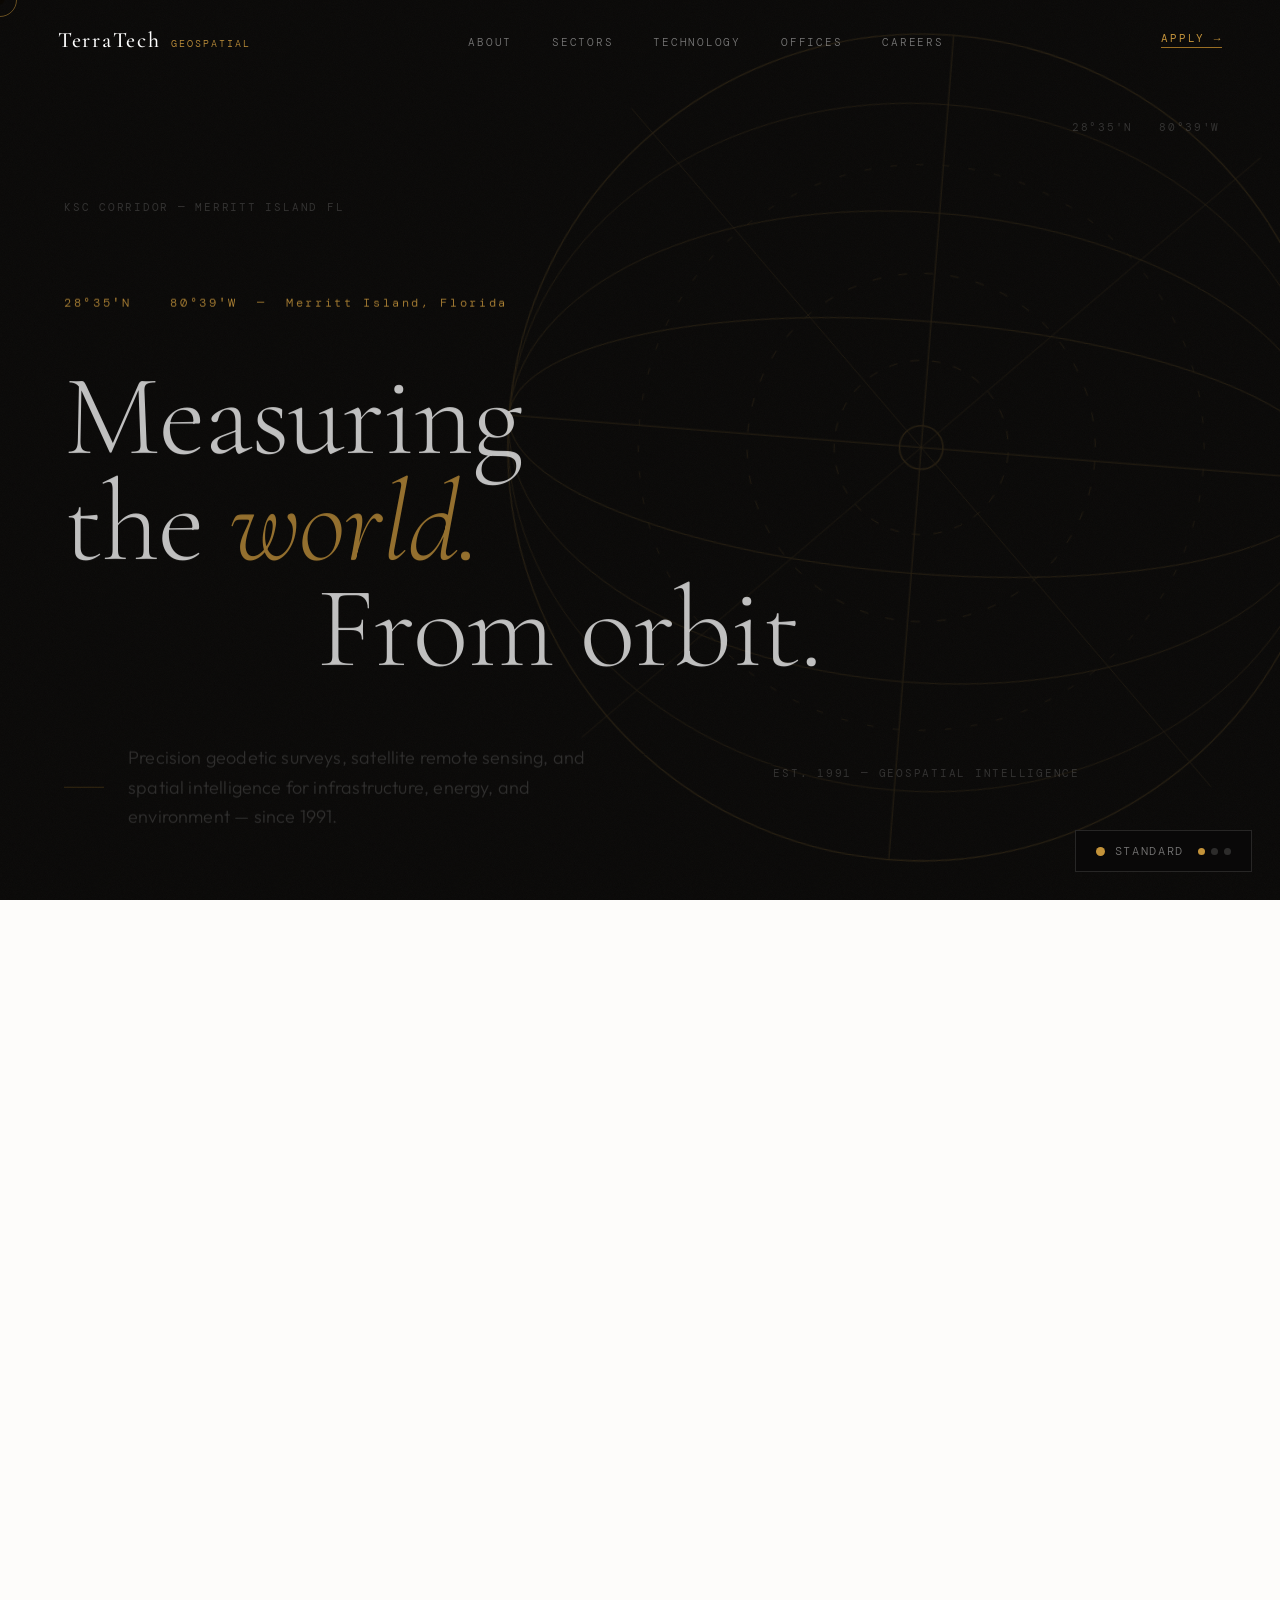
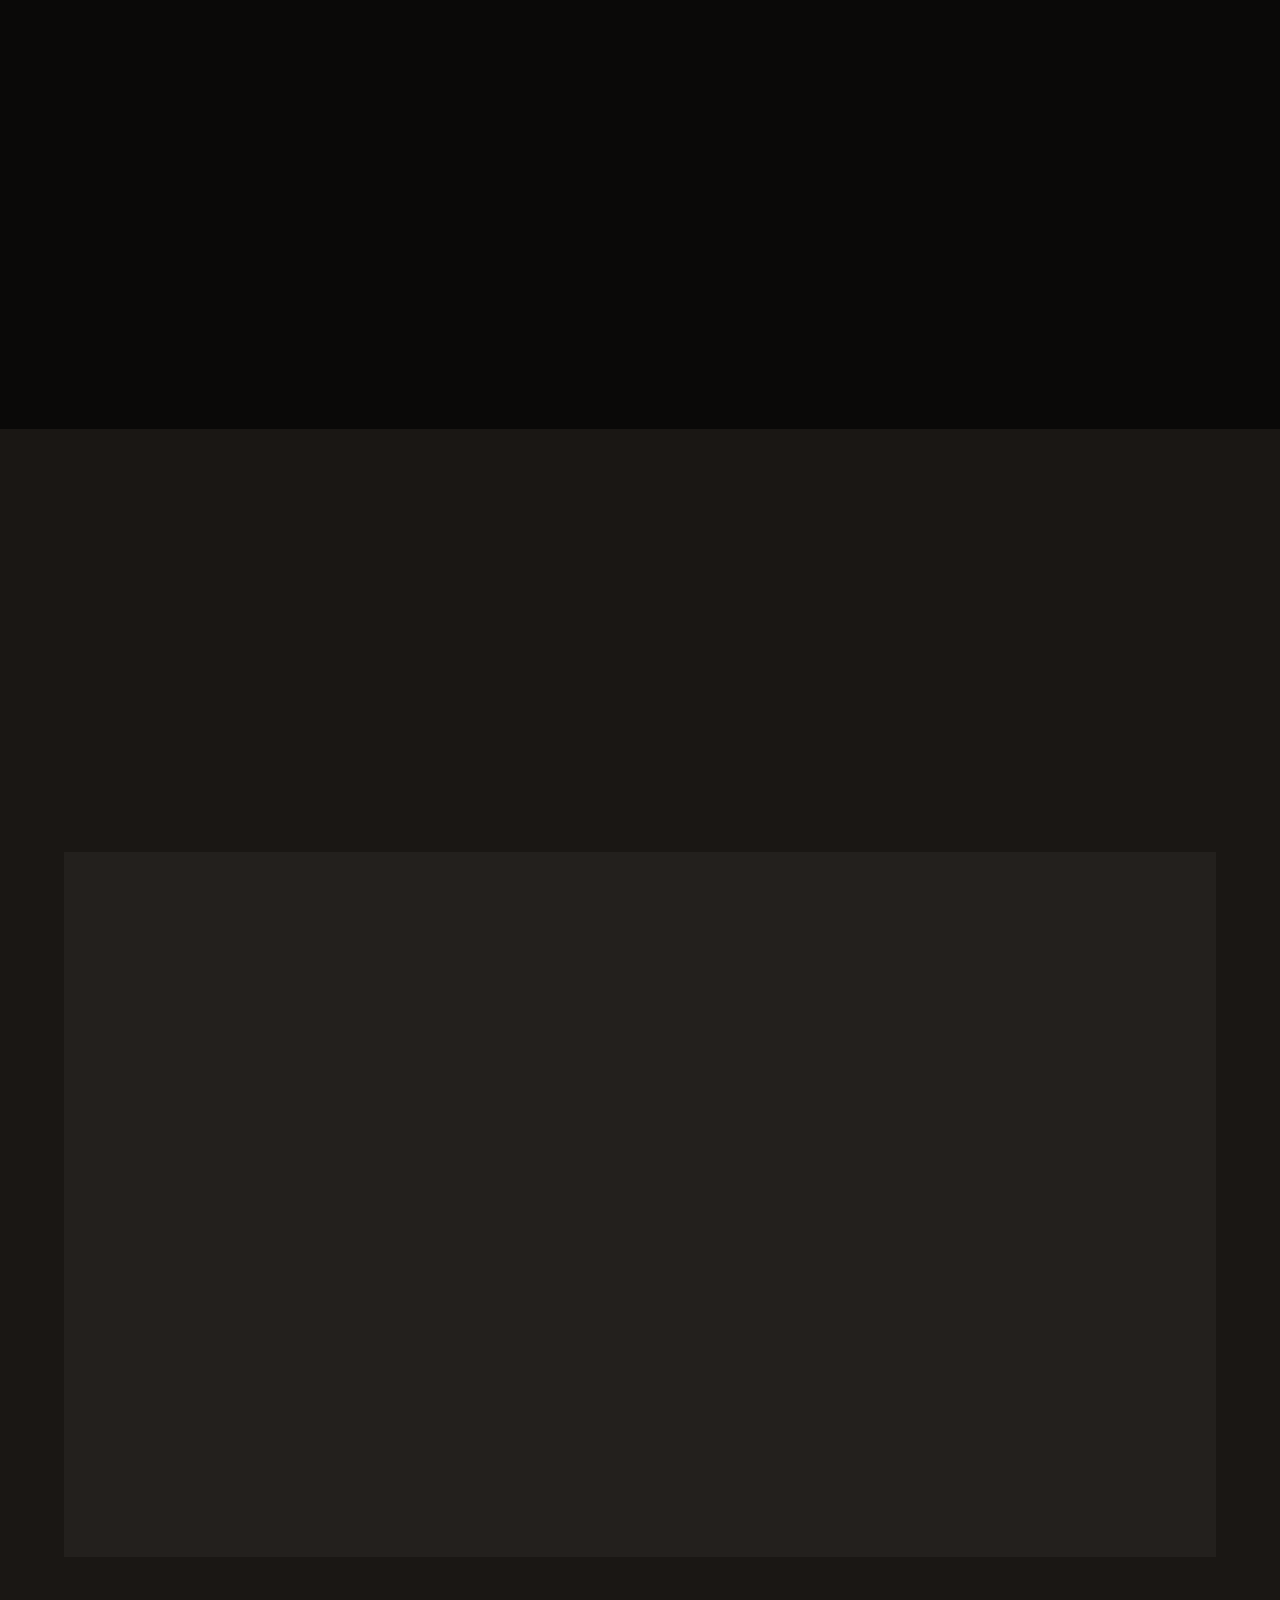
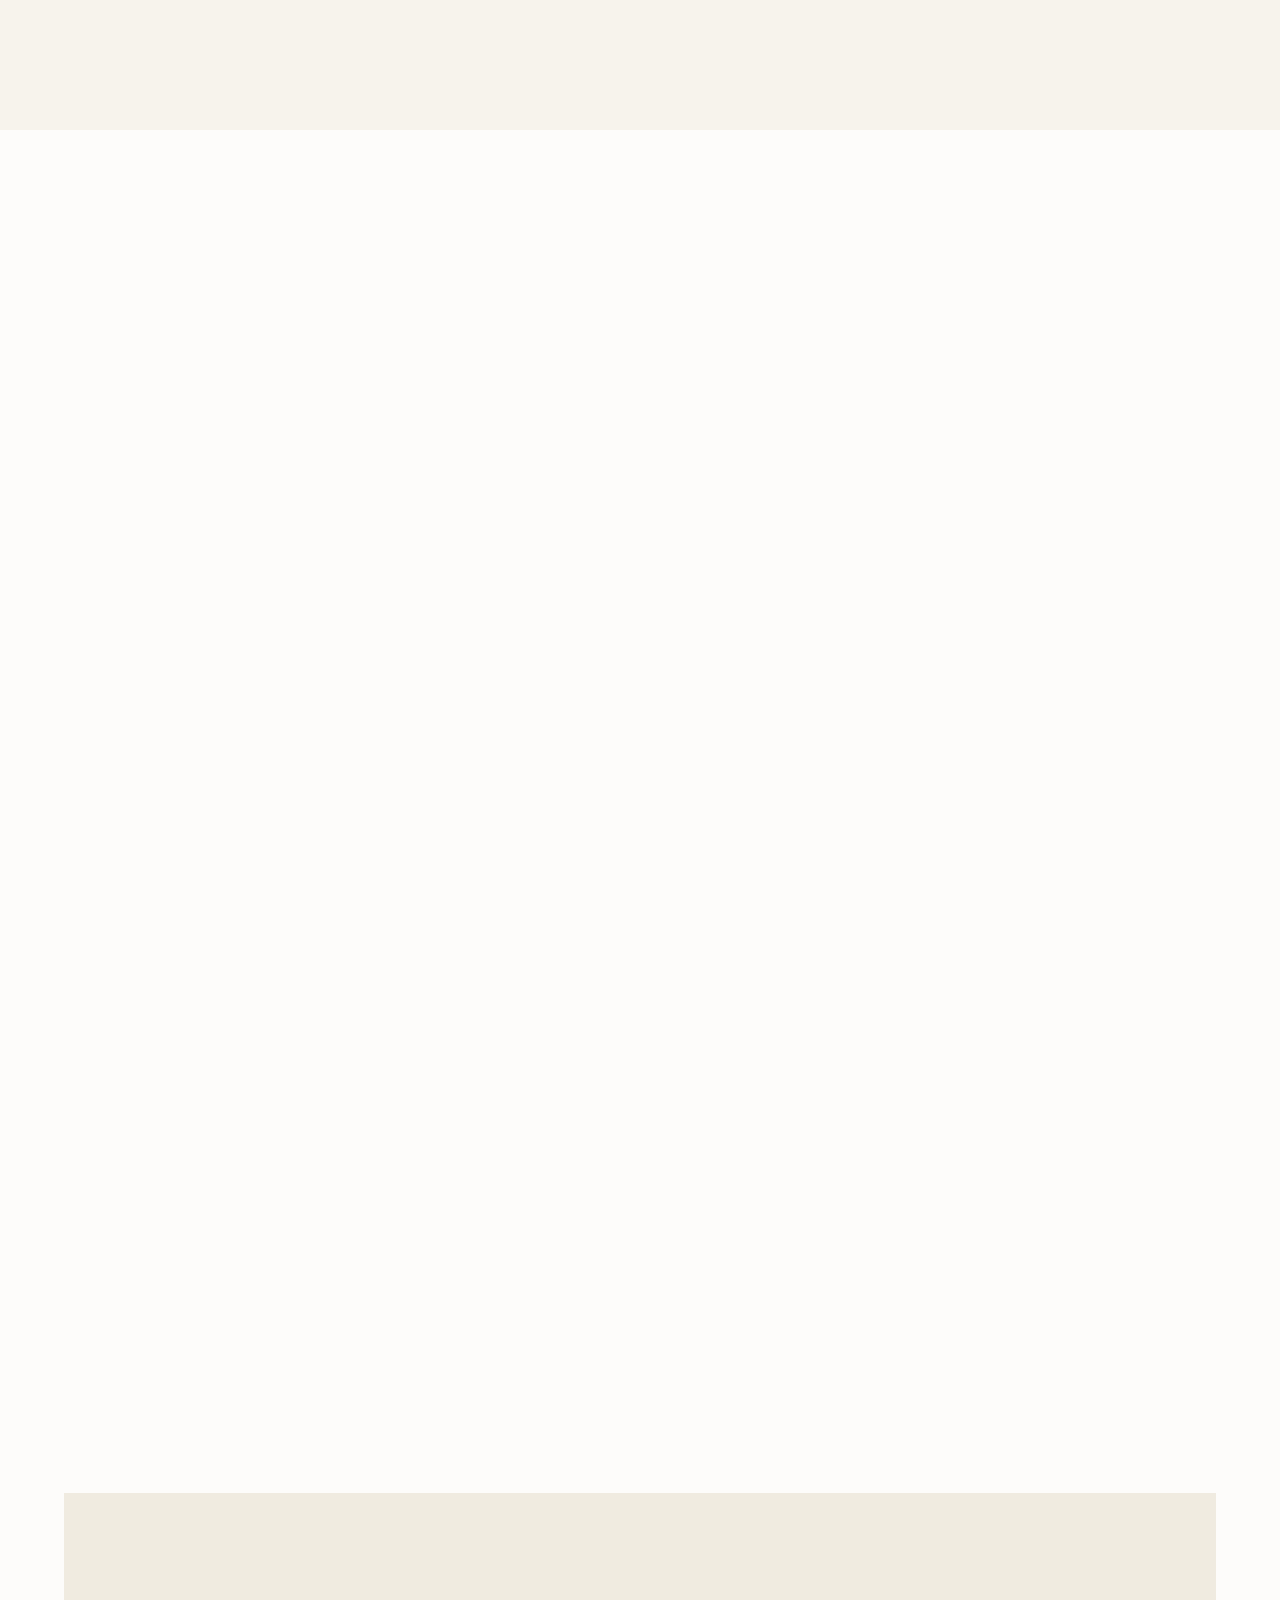
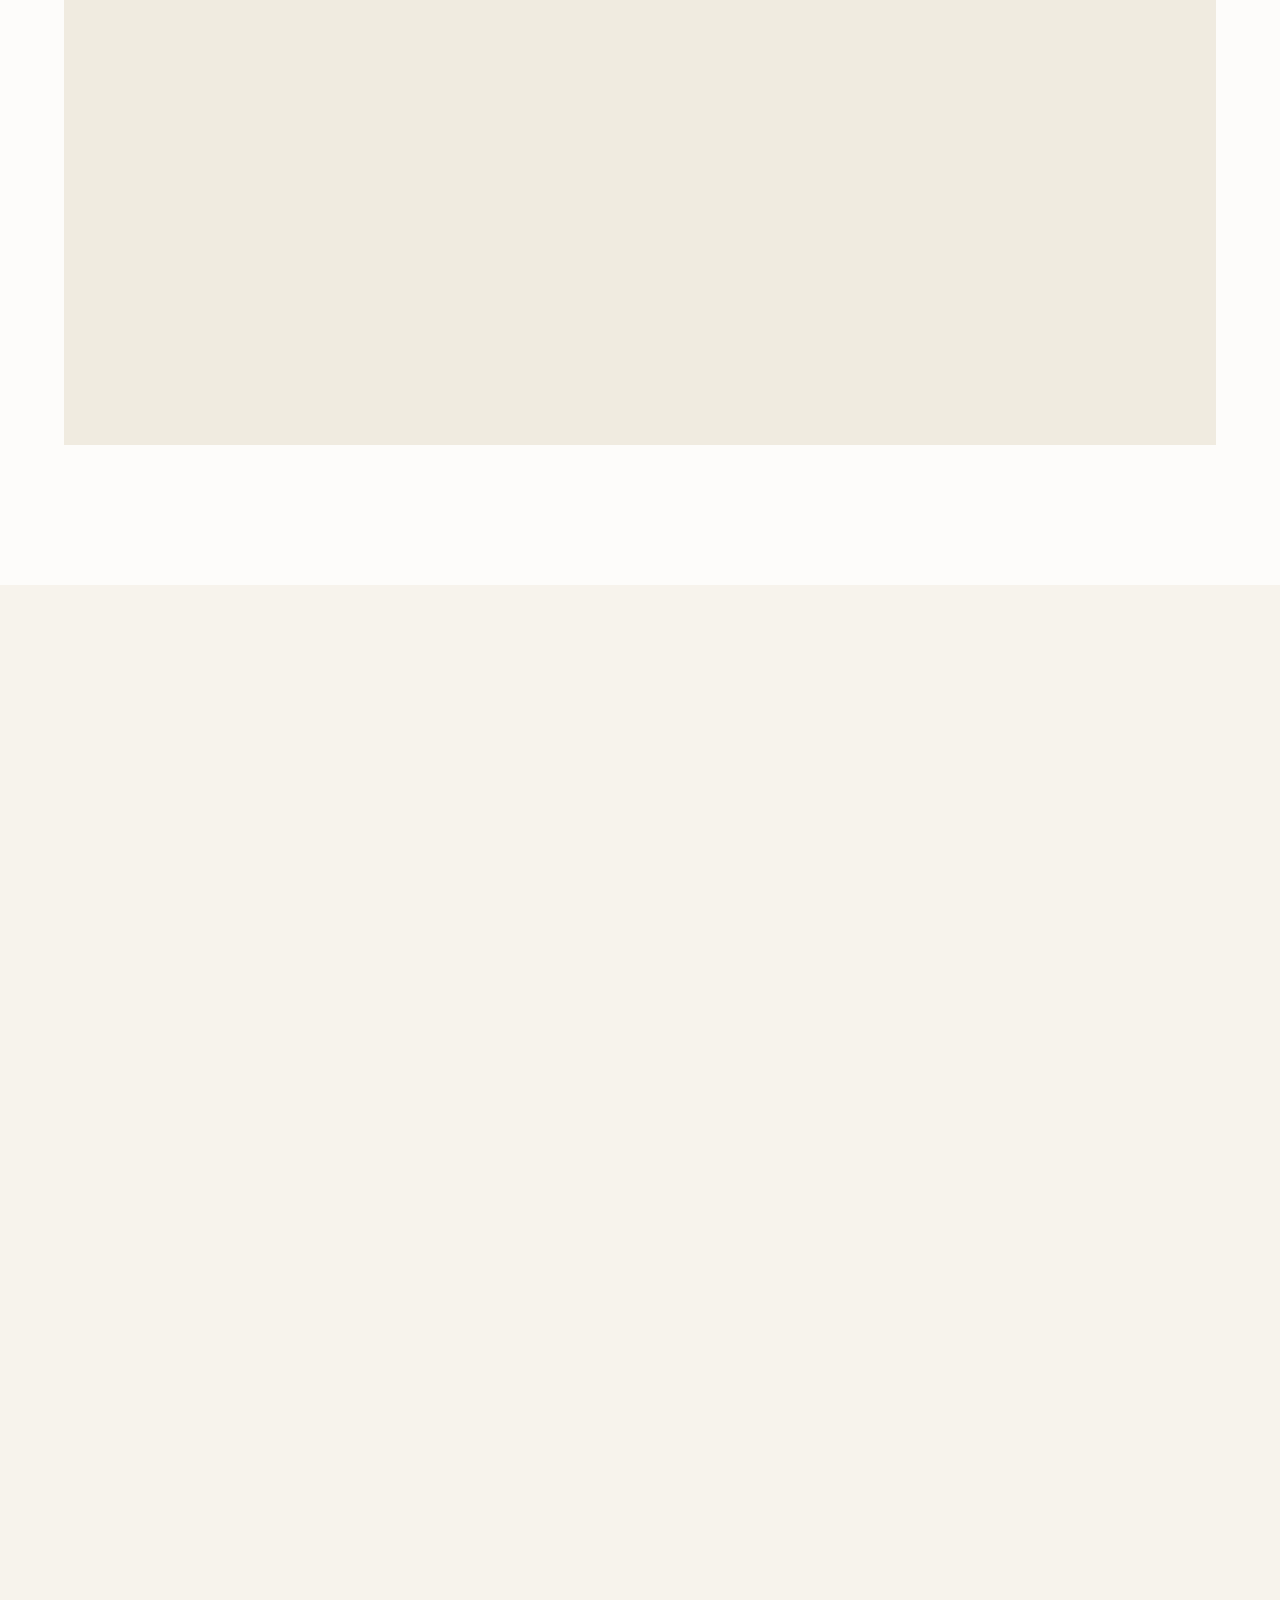
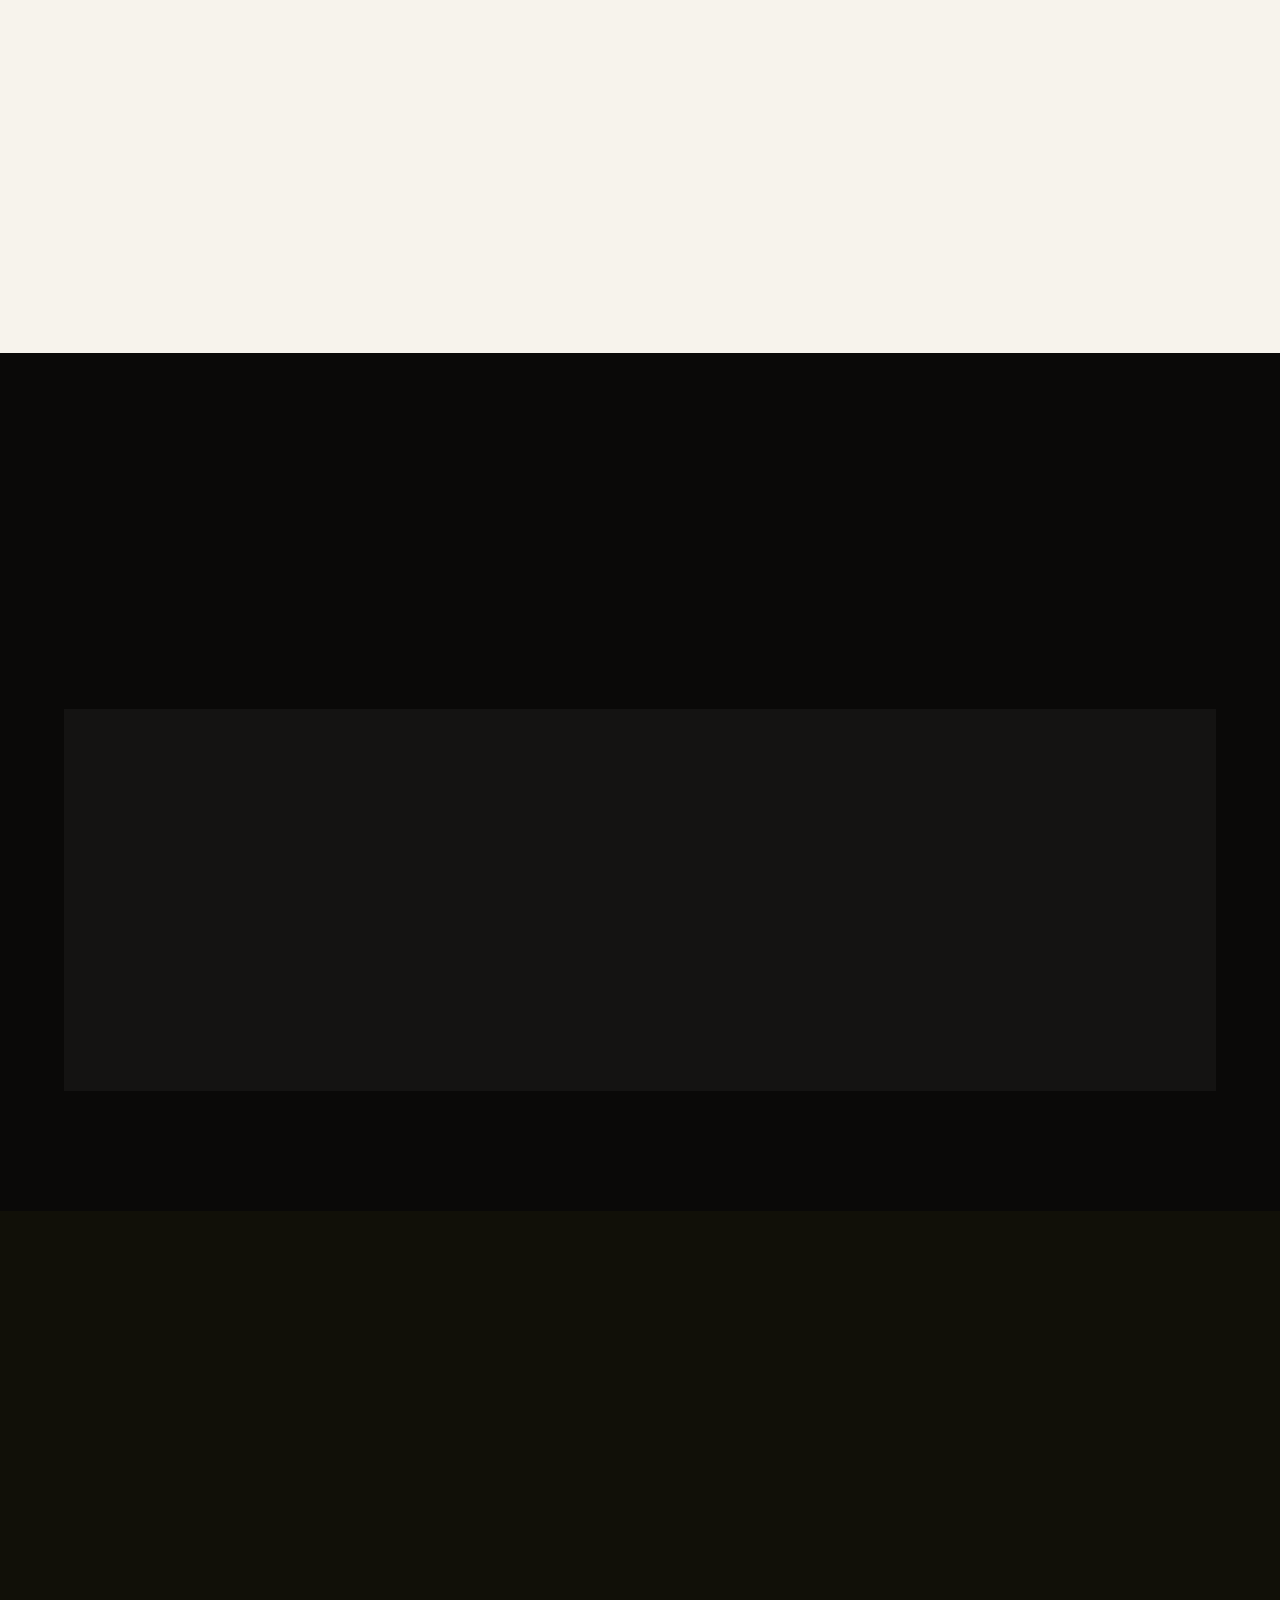
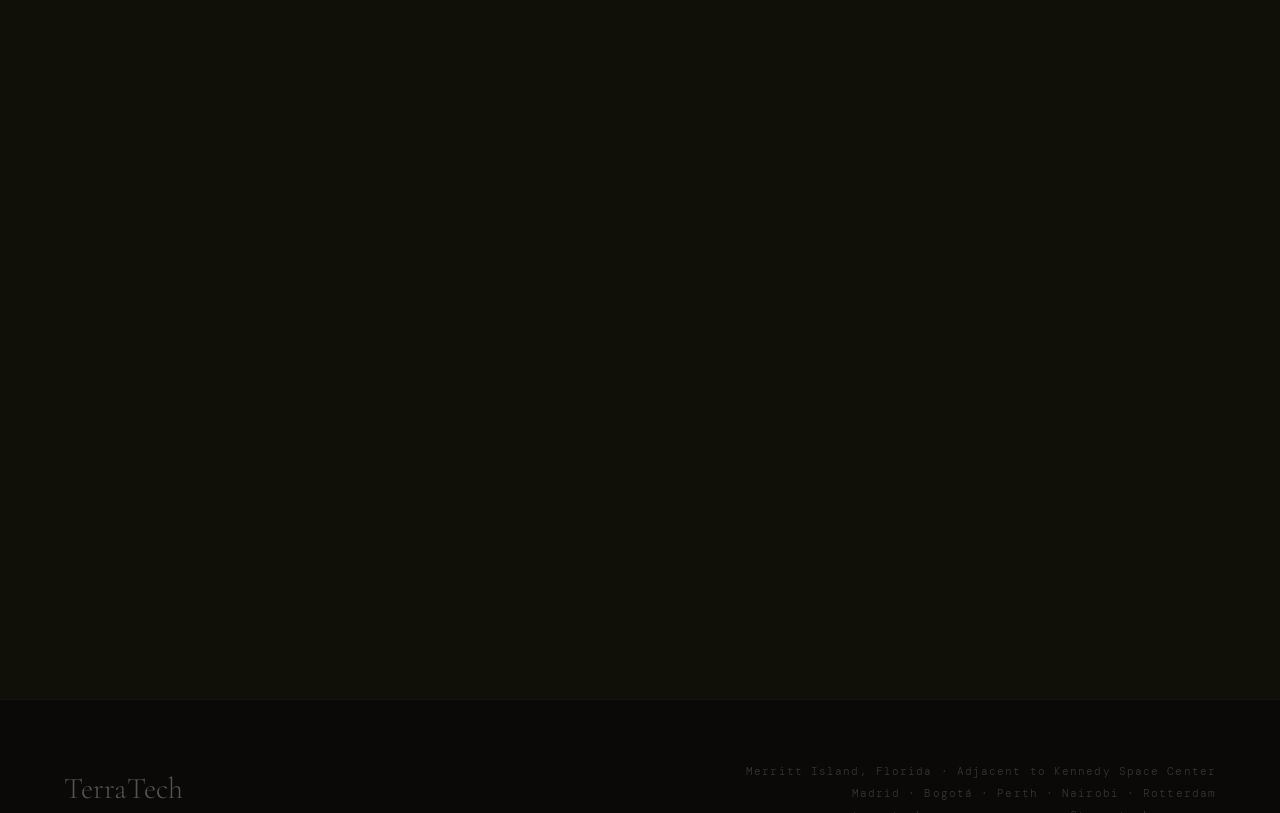
<file: website/index.html>
<!doctype html>
<html lang="en">
  <head>
    <meta charset="UTF-8" />
    <meta http-equiv="refresh" content="0; url=./terratech.html" />
    <meta name="viewport" content="width=device-width, initial-scale=1.0" />
    <title>TerraTech Geospatial</title>
  </head>
  <body>
    <p>Redirecting to TerraTech website preview...</p>
  </body>
</html>
</file>
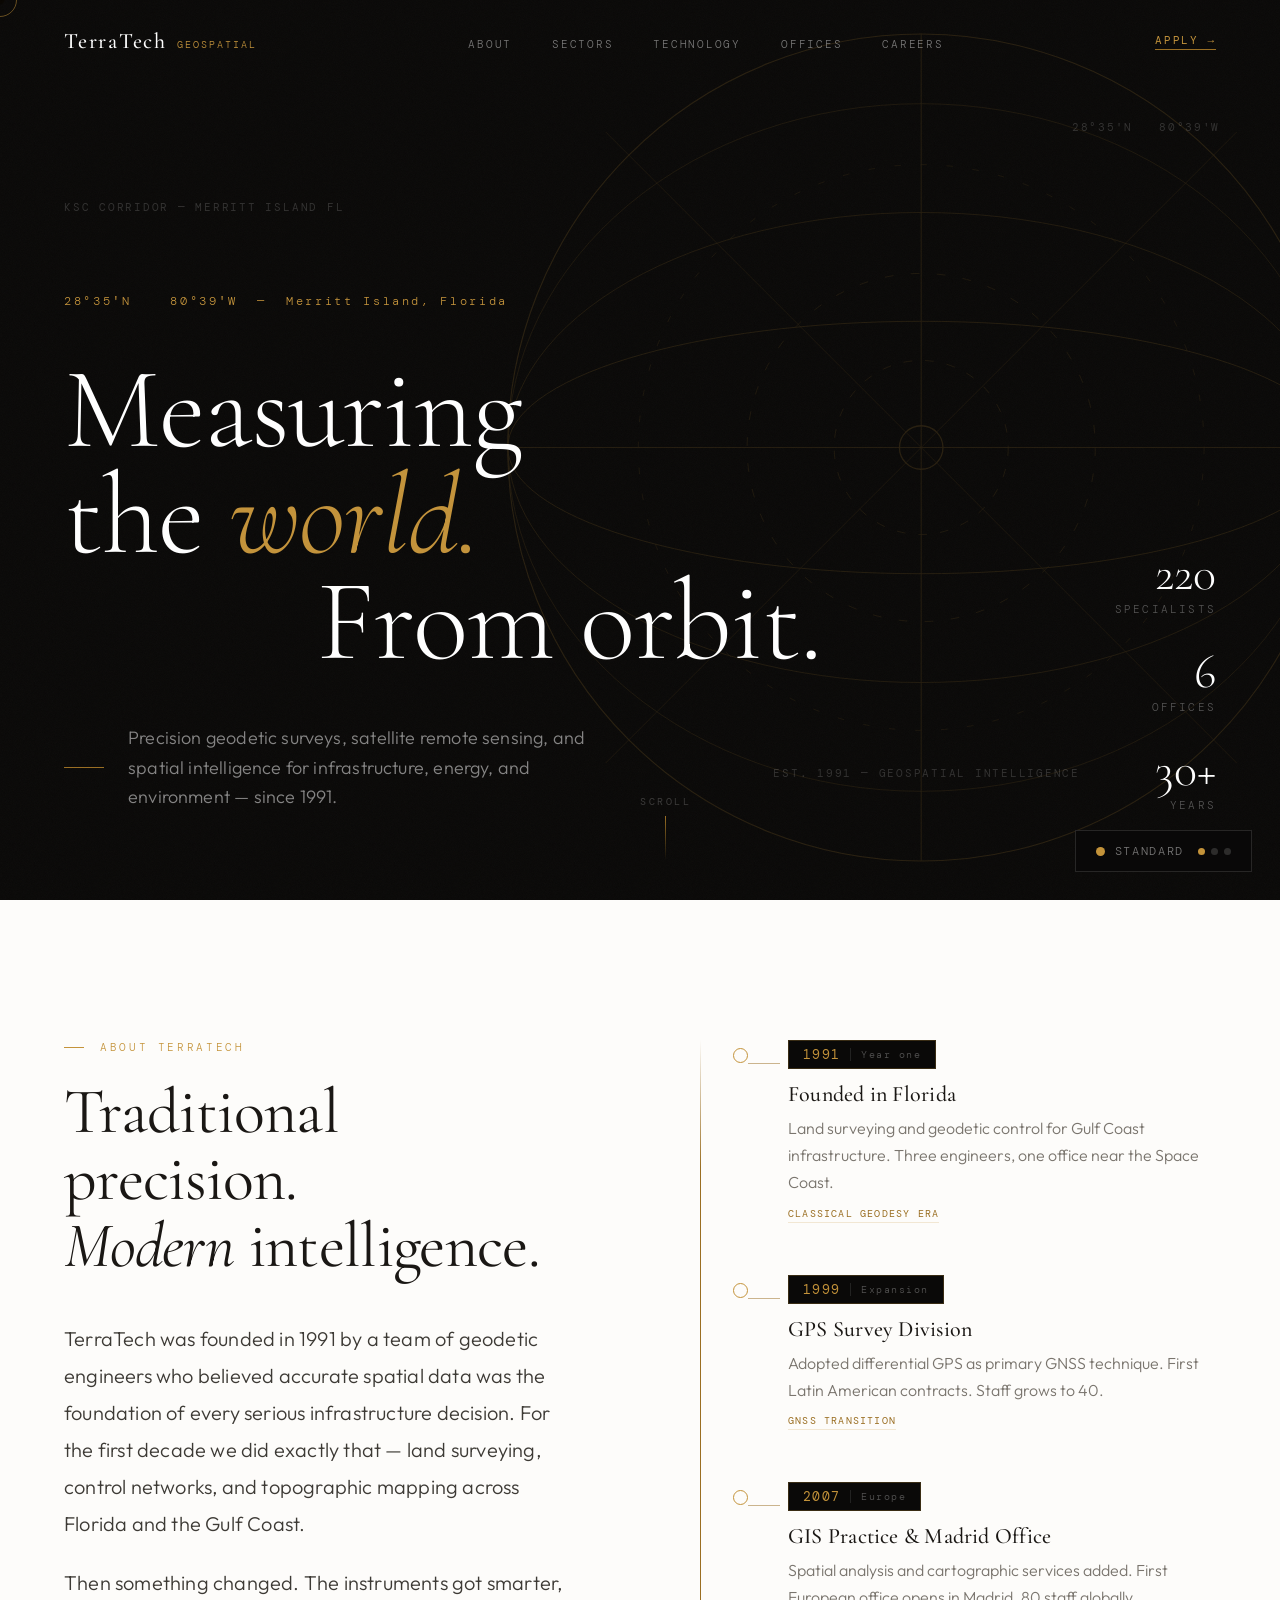
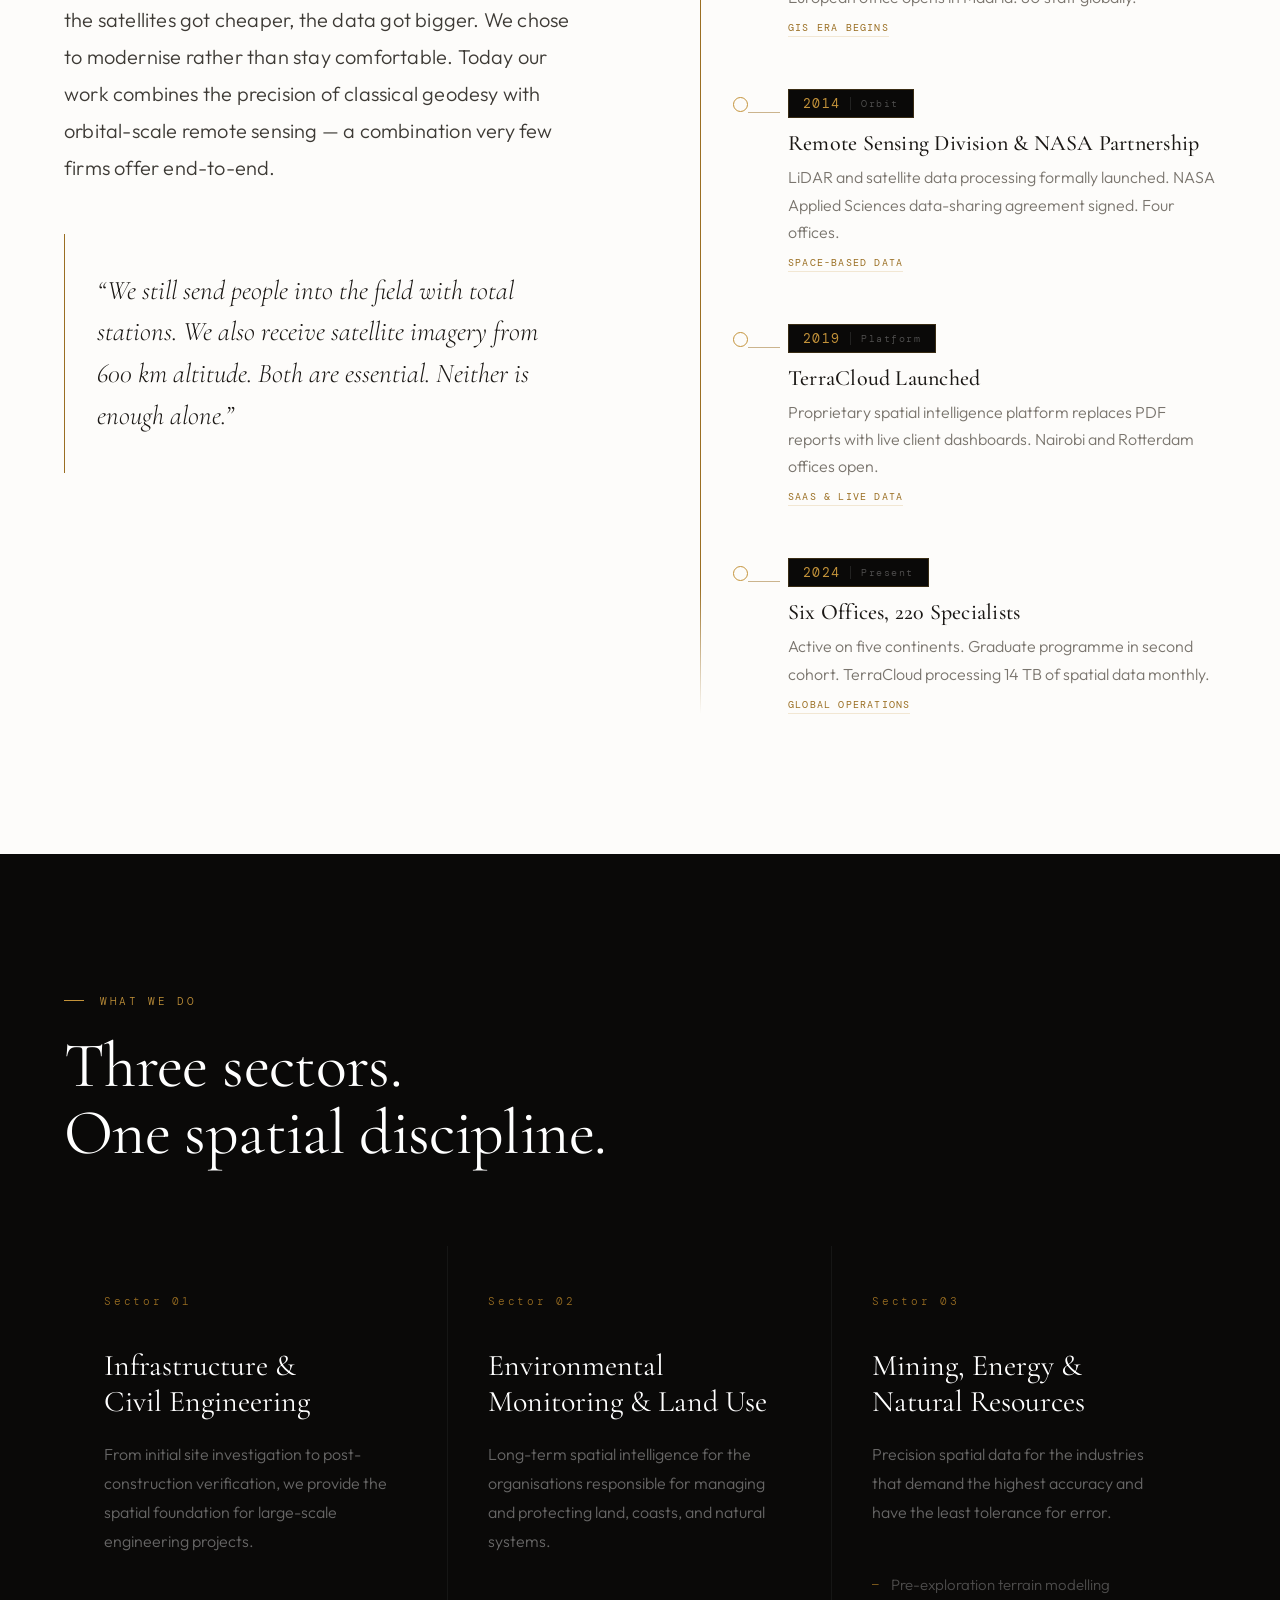
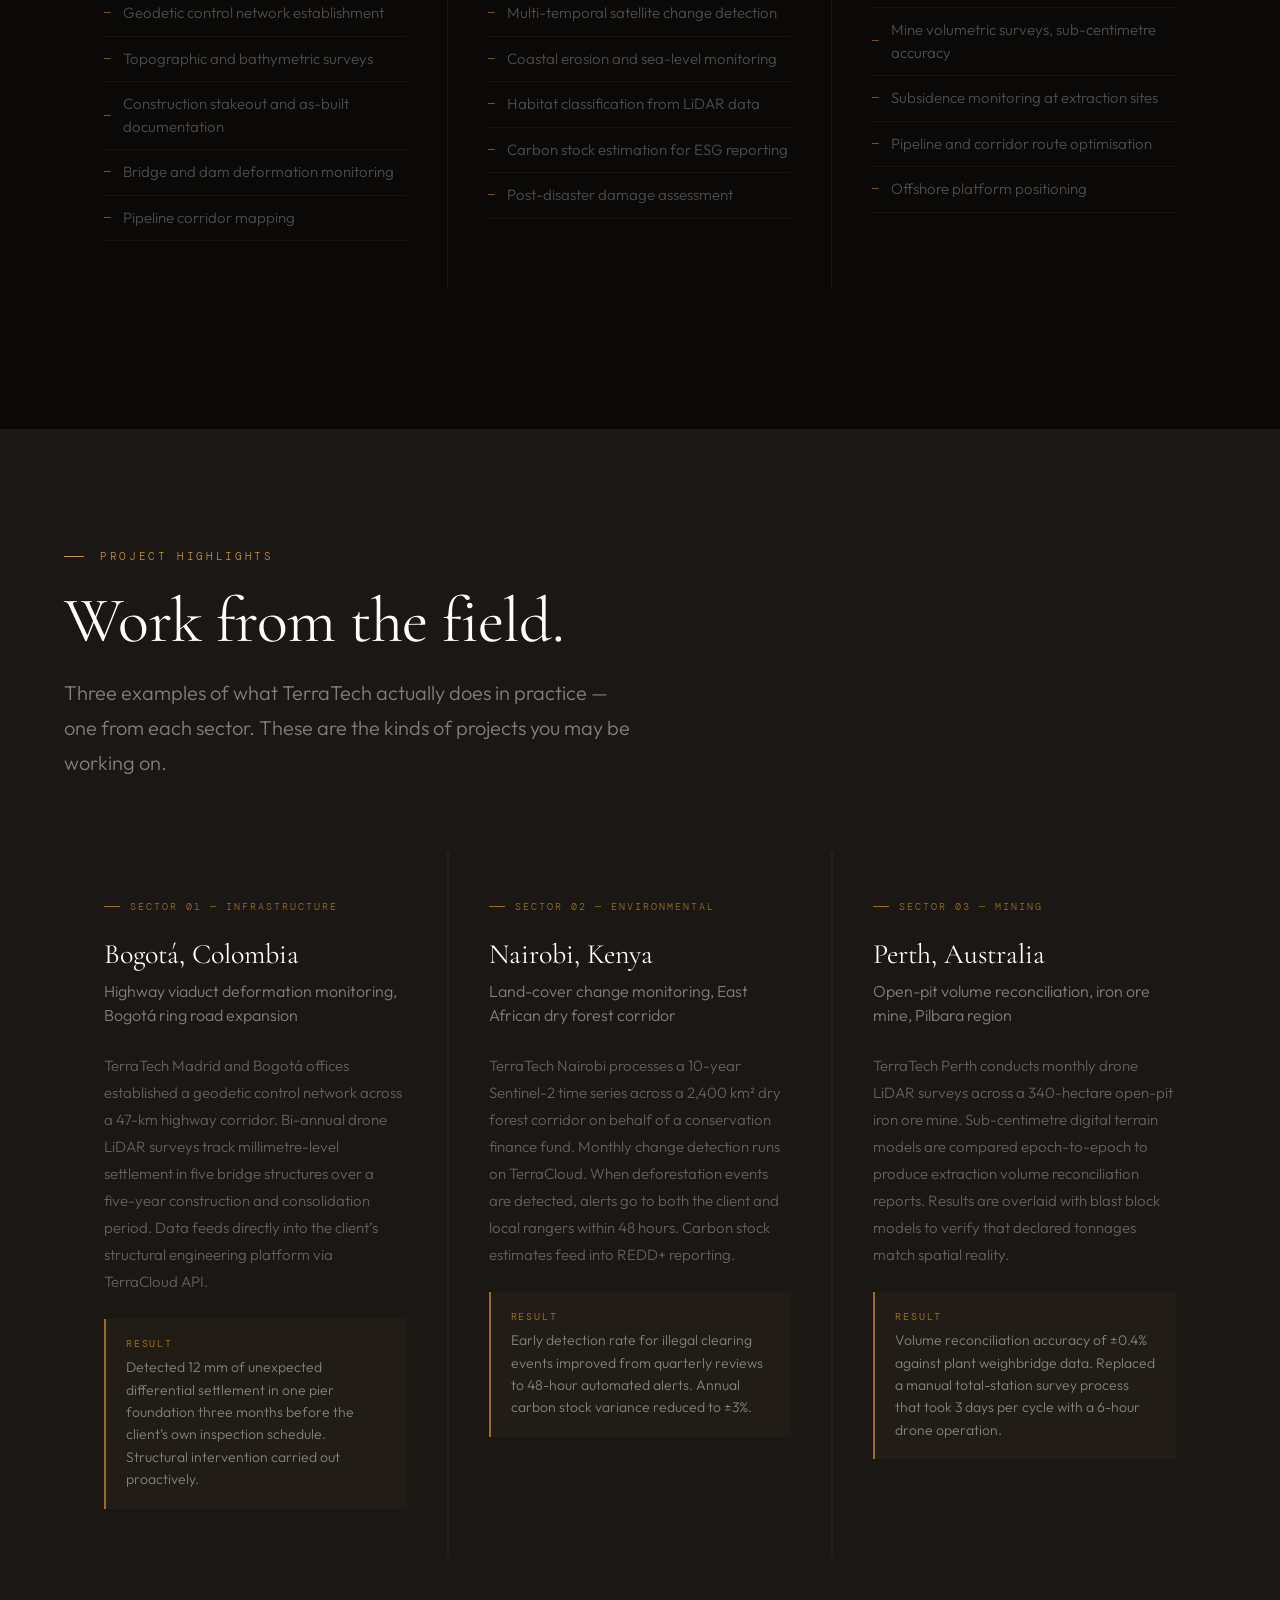
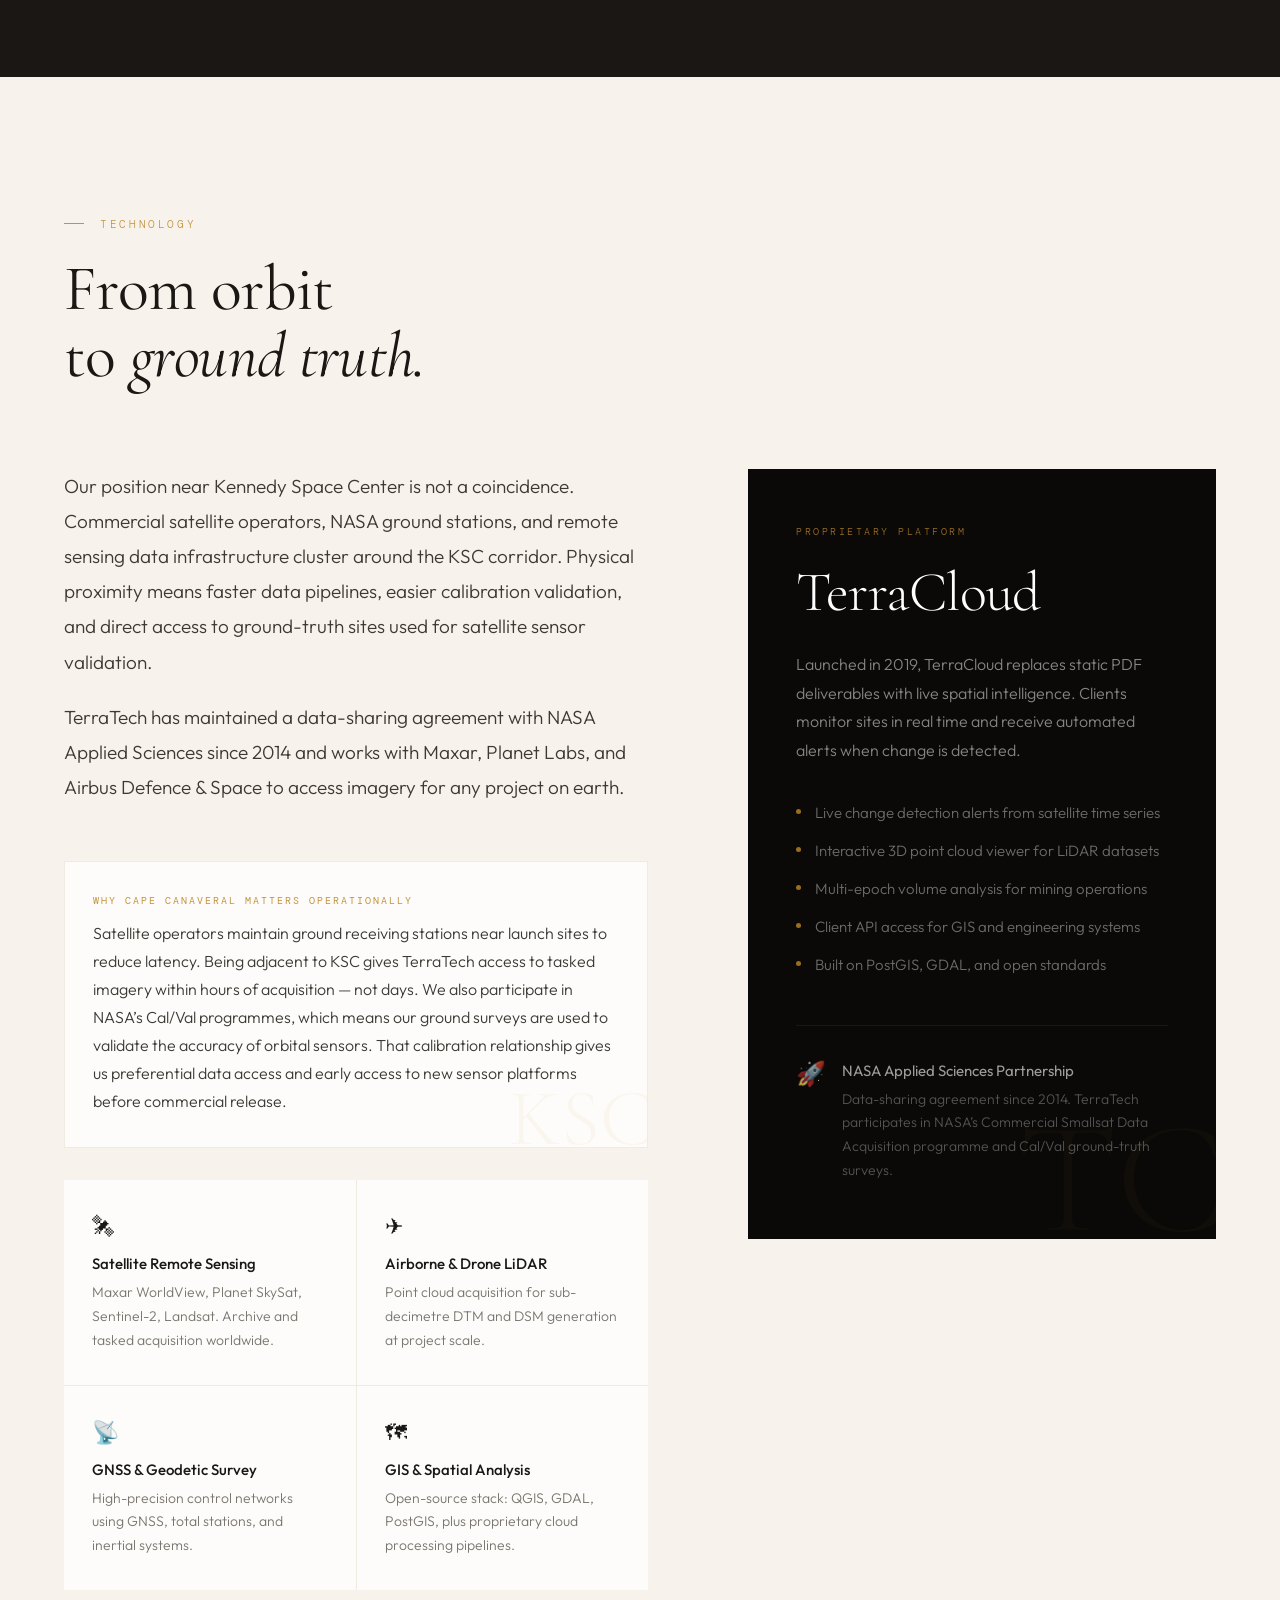
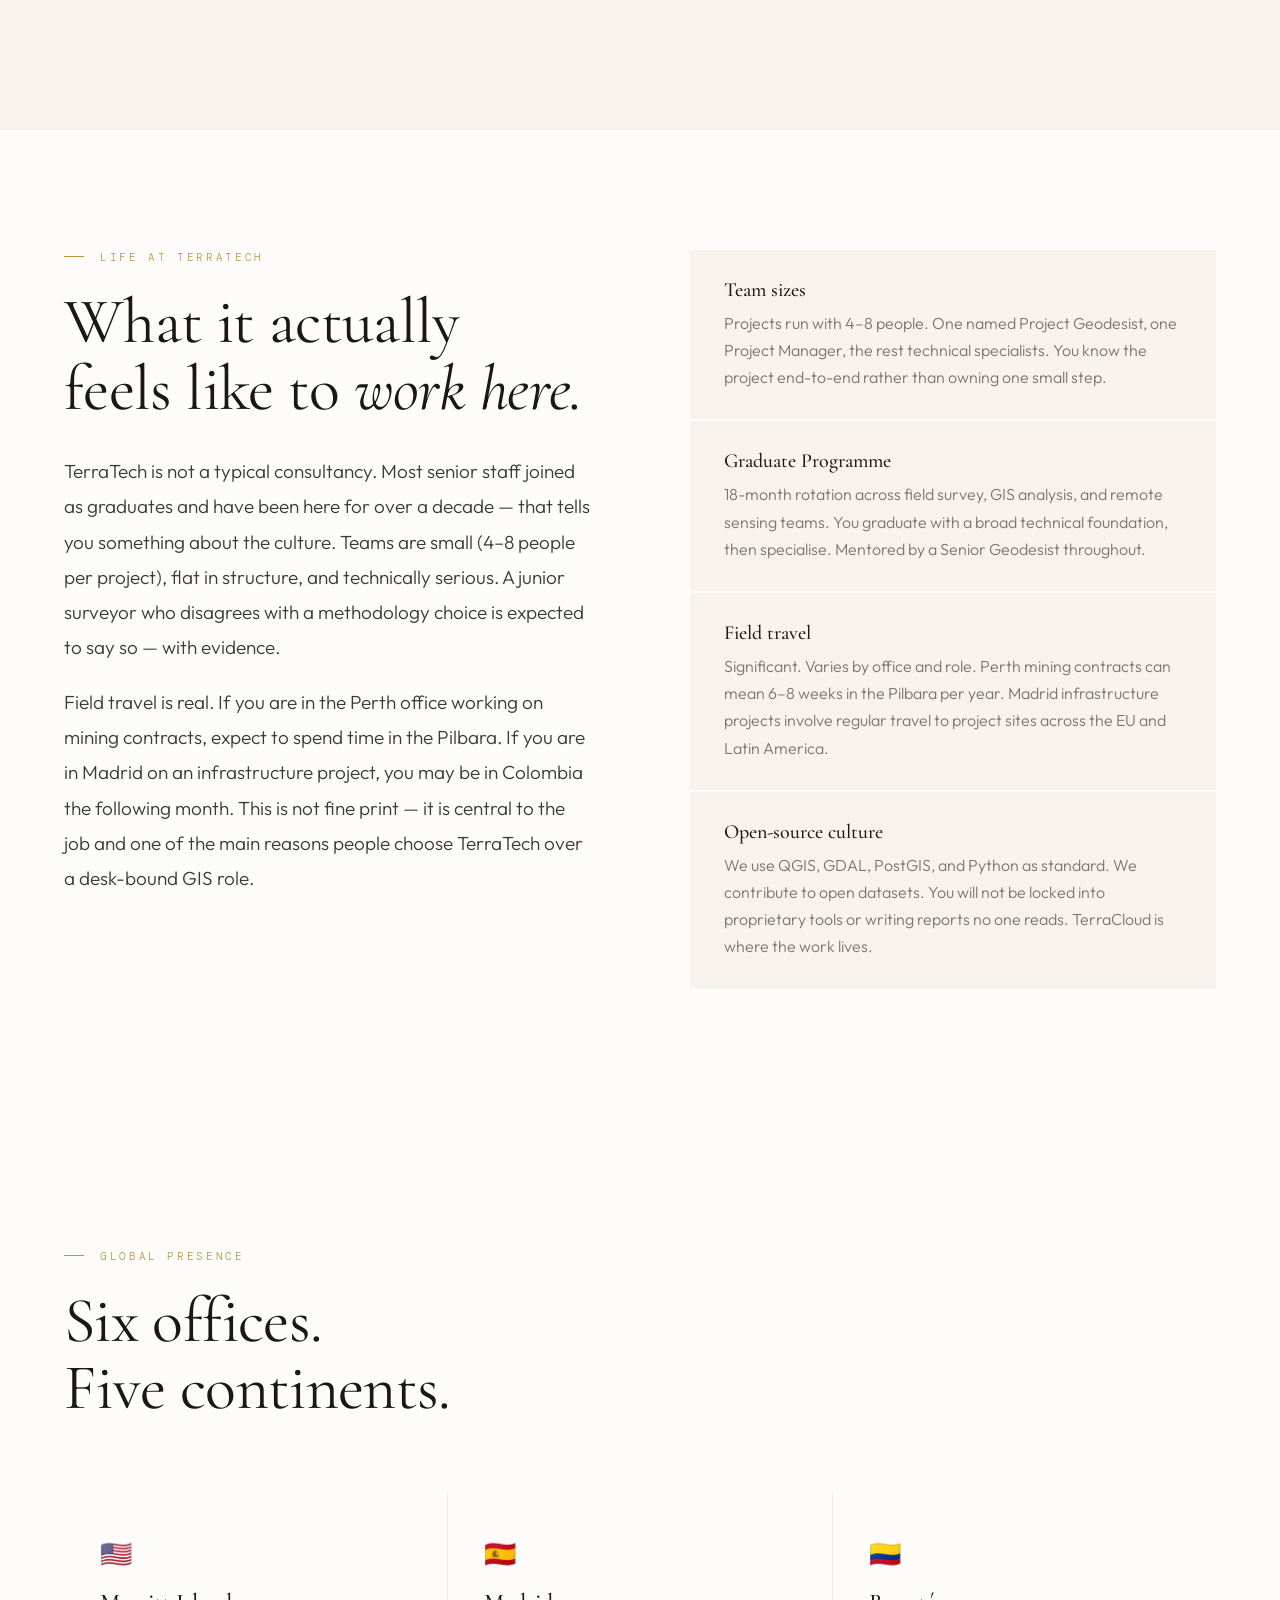
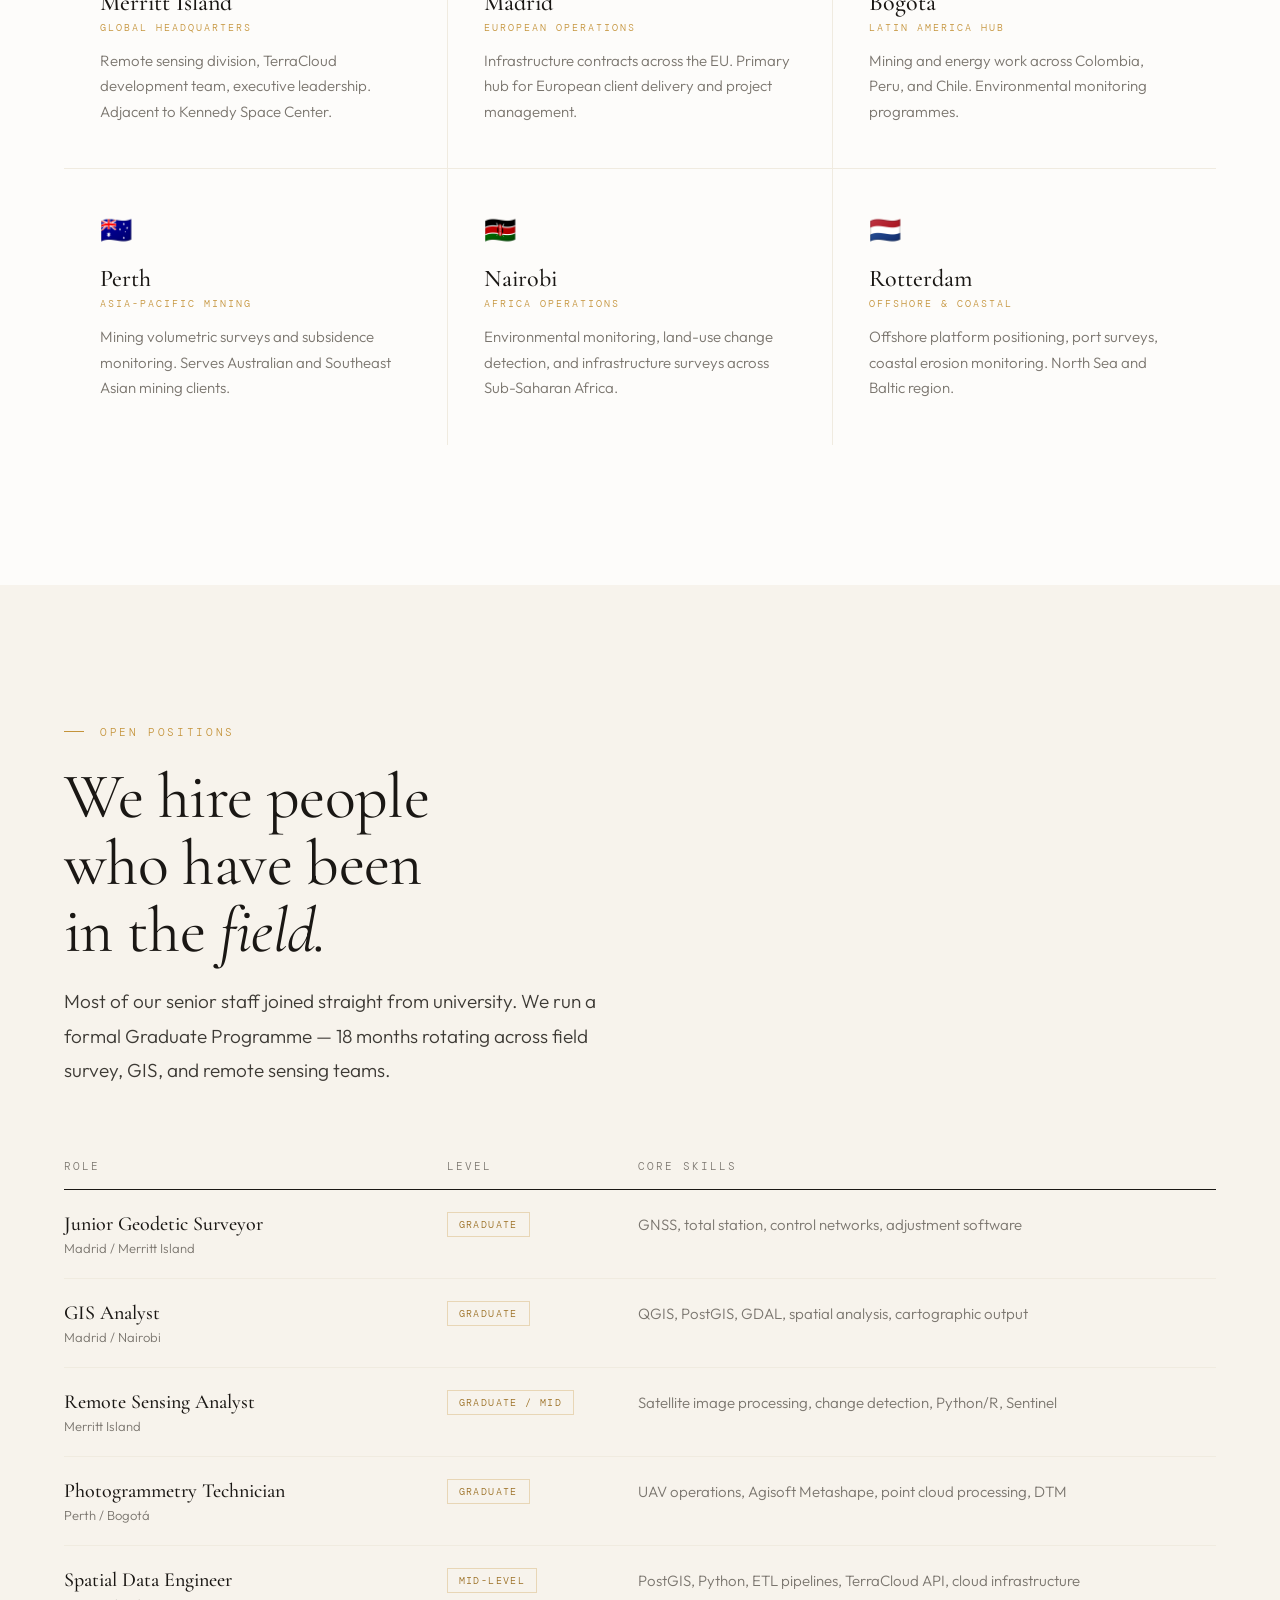
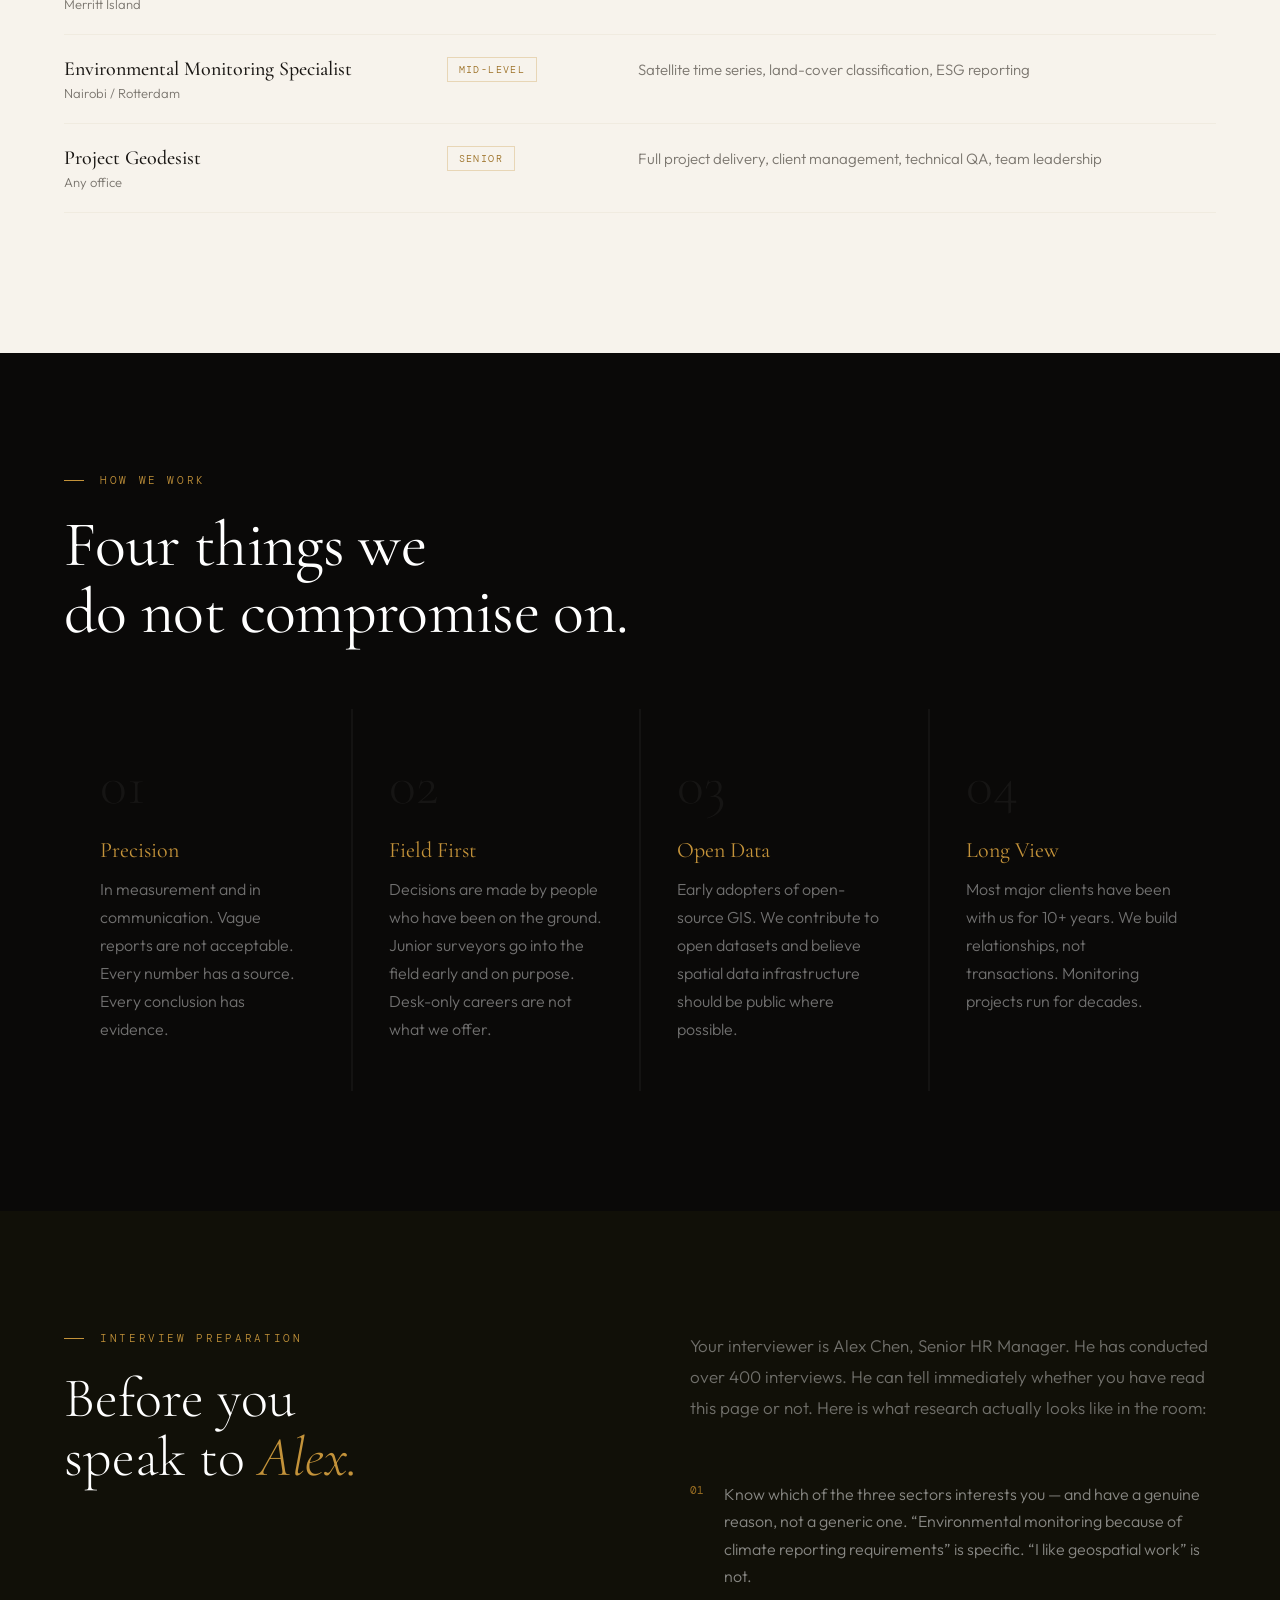
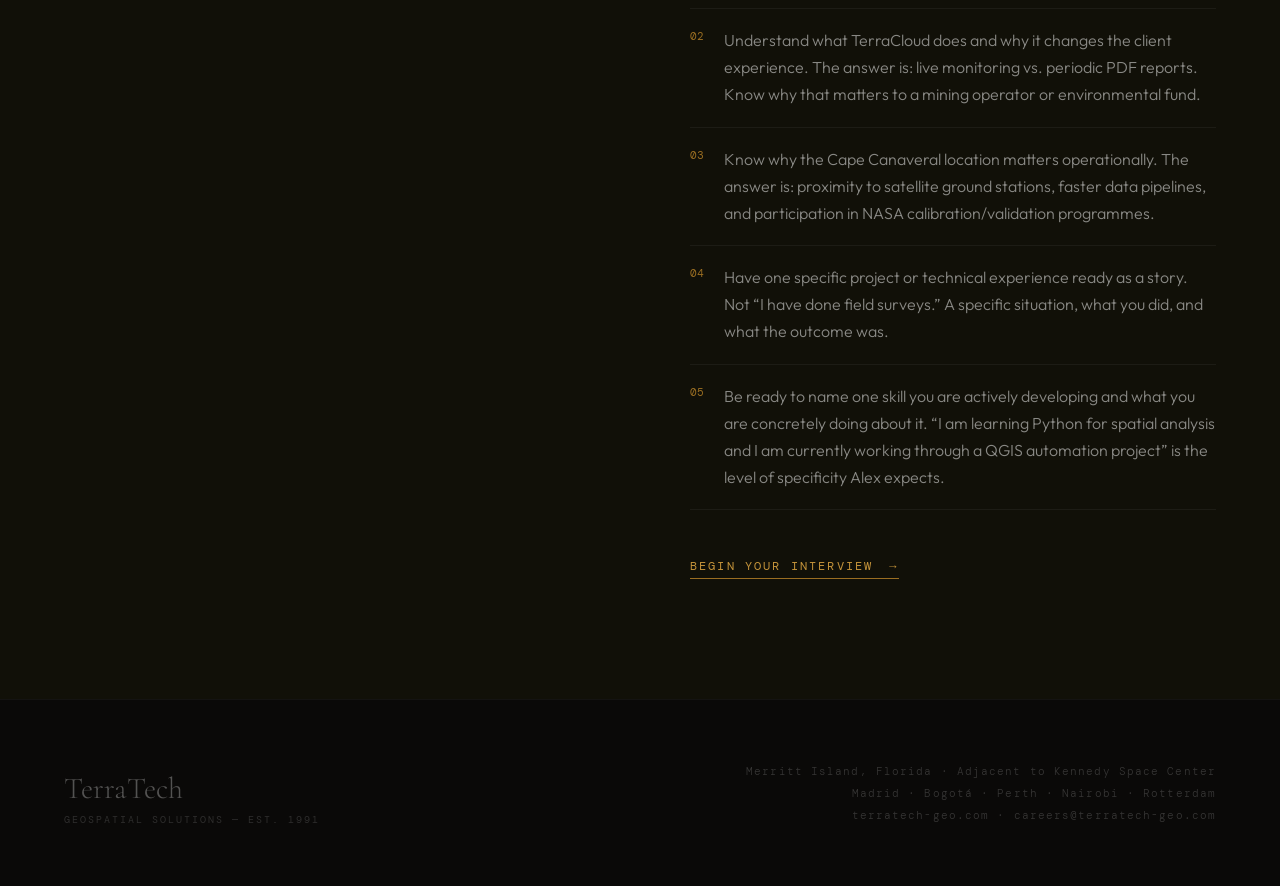
<file: website/terratech.html>
<!DOCTYPE html>
<html lang="en">
<head>
<meta charset="UTF-8">
<meta name="viewport" content="width=device-width, initial-scale=1.0">
<title>TerraTech Geospatial Solutions</title>
<link href="https://fonts.googleapis.com/css2?family=Cormorant+Garamond:ital,wght@0,300;0,400;0,500;0,600;1,300;1,400;1,500&family=Outfit:wght@300;400;500&family=DM+Mono:wght@300;400&family=Lexend:wght@300;400;500;600&display=swap" rel="stylesheet">
<style>
*,*::before,*::after{box-sizing:border-box;margin:0;padding:0}
html{scroll-behavior:smooth;font-size:18px}
:root{
  --void:#0a0908;--deep:#111008;--ink:#1a1714;--stone:#3d3a35;--pewter:#7a756e;
  --parchment:#f0ebe0;--ivory:#f7f3ec;--white:#fdfcfa;
  --accent:#c4933a;--accent-lt:#d4a84e;--accent-dk:#9a6e22;
  --ff-display:"Cormorant Garamond",serif;
  --ff-body:"Outfit",sans-serif;
  --ff-mono:"DM Mono",monospace;
}
body{font-family:var(--ff-body);background:var(--ivory);color:var(--ink);overflow-x:hidden;cursor:none}

/* CURSOR */
.cursor{position:fixed;width:9px;height:9px;background:var(--accent);border-radius:50%;pointer-events:none;z-index:9999;transform:translate(-50%,-50%);transition:width .2s,height .2s;mix-blend-mode:multiply}
.cursor-ring{position:fixed;width:34px;height:34px;border:1px solid var(--accent);border-radius:50%;pointer-events:none;z-index:9998;transform:translate(-50%,-50%);transition:width .3s,height .3s,opacity .3s;opacity:.5}

/* GRAIN */
body::before{content:"";position:fixed;inset:0;pointer-events:none;z-index:9990;opacity:.03;background-image:url("data:image/svg+xml,%3Csvg viewBox='0 0 256 256' xmlns='http://www.w3.org/2000/svg'%3E%3Cfilter id='n'%3E%3CfeTurbulence type='fractalNoise' baseFrequency='0.9' numOctaves='4' stitchTiles='stitch'/%3E%3C/filter%3E%3Crect width='100%25' height='100%25' filter='url(%23n)'/%3E%3C/svg%3E");background-size:180px}

/* ACCESSIBILITY TOGGLE */
#a11y-toggle{position:fixed;bottom:28px;right:28px;z-index:9995;display:flex;align-items:center;gap:10px;background:rgba(10,9,8,.88);backdrop-filter:blur(12px);border:1px solid rgba(255,255,255,.12);padding:12px 20px;cursor:pointer;font-family:var(--ff-mono);font-size:12px;font-weight:300;letter-spacing:.14em;text-transform:uppercase;color:rgba(255,255,255,.45);transition:border-color .25s,color .25s;user-select:none}
#a11y-toggle:hover{border-color:rgba(255,255,255,.3);color:rgba(255,255,255,.85)}
.toggle-dot{width:9px;height:9px;border-radius:50%;background:var(--accent);flex-shrink:0;transition:background .3s}
#a11y-mode-icons{display:flex;gap:6px;margin-left:4px}
.mode-pip{width:7px;height:7px;border-radius:50%;background:rgba(255,255,255,.15);transition:background .3s}
.mode-pip.active{background:var(--accent)}

/* NAV */
nav{position:fixed;top:0;left:0;right:0;z-index:1000;display:flex;align-items:center;justify-content:space-between;padding:28px 64px;transition:padding .4s,background .4s}
nav.scrolled{padding:18px 64px;background:rgba(10,9,8,.92);backdrop-filter:blur(16px);border-bottom:1px solid rgba(255,255,255,.05)}
.nav-brand{display:flex;align-items:baseline;gap:10px;text-decoration:none}
.nav-wordmark{font-family:var(--ff-display);font-weight:500;font-size:22px;letter-spacing:.08em;color:#fff}
.nav-sub{font-family:var(--ff-mono);font-size:10px;font-weight:300;letter-spacing:.2em;text-transform:uppercase;color:var(--accent)}
.nav-links{display:flex;gap:40px;list-style:none}
.nav-links a{font-family:var(--ff-mono);font-size:11px;font-weight:300;letter-spacing:.16em;text-transform:uppercase;color:rgba(255,255,255,.45);text-decoration:none;transition:color .25s;position:relative}
.nav-links a::after{content:"";position:absolute;bottom:-3px;left:0;right:0;height:1px;background:var(--accent);transform:scaleX(0);transition:transform .25s}
.nav-links a:hover{color:rgba(255,255,255,.9)}
.nav-links a:hover::after{transform:scaleX(1)}
.nav-apply{font-family:var(--ff-mono);font-size:11px;font-weight:400;letter-spacing:.16em;text-transform:uppercase;color:var(--accent);text-decoration:none;border-bottom:1px solid var(--accent-dk);padding-bottom:2px;transition:color .25s,border-color .25s}
.nav-apply:hover{color:var(--accent-lt);border-color:var(--accent-lt)}

/* HERO */
#hero{height:100vh;min-height:700px;background:var(--void);display:flex;flex-direction:column;justify-content:flex-end;overflow:hidden;position:relative}
.globe-wrap{position:absolute;top:50%;right:-6vw;transform:translateY(-50%);width:68vw;max-width:880px;aspect-ratio:1;opacity:.16}
.globe-wrap svg{width:100%;height:100%;animation:globe-spin 80s linear infinite}
@keyframes globe-spin{to{transform:rotate(360deg)}}
.coord-label{position:absolute;font-family:var(--ff-mono);font-size:11px;letter-spacing:.16em;color:rgba(255,255,255,.16);text-transform:uppercase}
.coord-1{top:120px;right:60px}.coord-2{bottom:120px;right:200px}.coord-3{top:200px;left:64px}
.hero-content{position:relative;z-index:2;padding:0 64px 88px;max-width:1100px;width:100%}
.hero-coords{font-family:var(--ff-mono);font-size:12px;font-weight:300;letter-spacing:.22em;color:var(--accent);margin-bottom:48px;opacity:0;animation:fadeUp 1s ease .3s forwards}
.hero-title{font-family:var(--ff-display);font-weight:300;font-size:clamp(64px,9vw,116px);line-height:.92;color:#fff;letter-spacing:-.01em;opacity:0;animation:fadeUp 1s ease .55s forwards}
.hero-title em{font-style:italic;color:var(--accent)}
.line-indent{padding-left:2.2em}
.hero-descriptor{display:flex;align-items:center;gap:24px;margin-top:48px;opacity:0;animation:fadeUp 1s ease .8s forwards}
.hero-descriptor-rule{width:40px;height:1px;background:var(--accent-dk);flex-shrink:0}
.hero-descriptor p{font-size:18px;font-weight:300;color:rgba(255,255,255,.5);line-height:1.65;max-width:480px;letter-spacing:.01em}
.hero-stats{position:absolute;right:64px;bottom:88px;display:flex;flex-direction:column;gap:32px;z-index:2;text-align:right;opacity:0;animation:fadeUp 1s ease 1.05s forwards}
.hero-stat-num{font-family:var(--ff-display);font-weight:300;font-size:48px;color:#fff;line-height:1}
.hero-stat-label{font-family:var(--ff-mono);font-size:11px;font-weight:300;letter-spacing:.2em;text-transform:uppercase;color:rgba(255,255,255,.3);margin-top:4px}
.scroll-hint{position:absolute;bottom:40px;left:50%;transform:translateX(-50%);display:flex;flex-direction:column;align-items:center;gap:8px;z-index:2;opacity:0;animation:fadeUp 1s ease 1.3s forwards}
.scroll-hint span{font-family:var(--ff-mono);font-size:10px;letter-spacing:.25em;text-transform:uppercase;color:rgba(255,255,255,.2)}
.scroll-line{width:1px;height:44px;background:linear-gradient(to bottom,var(--accent-dk),transparent);animation:scrollPulse 2s ease-in-out infinite}
@keyframes scrollPulse{0%,100%{opacity:.3;transform:scaleY(1)}50%{opacity:.8;transform:scaleY(1.3)}}

/* SECTION UTILITIES */
.sec-mark{display:flex;align-items:center;gap:16px;margin-bottom:24px}
.sec-mark-line{width:20px;height:1px;background:var(--accent)}
.sec-mark-text{font-family:var(--ff-mono);font-size:11px;font-weight:300;letter-spacing:.24em;text-transform:uppercase;color:var(--accent)}
.sec-title{font-family:var(--ff-display);font-weight:400;font-size:clamp(44px,5vw,70px);line-height:1.05;letter-spacing:-.01em;color:var(--ink)}
.sec-title em{font-style:italic}
.sec-title.light{color:#fff}

/* ABOUT */
#about{background:var(--white);padding:140px 64px;display:grid;grid-template-columns:1fr 1fr;gap:120px;align-items:start}
.about-body{margin-top:40px;font-size:20px;font-weight:300;color:var(--stone);line-height:1.85;letter-spacing:.01em}
.about-body p+p{margin-top:22px}
.about-pull{margin-top:48px;padding:36px 0 36px 32px;border-left:1px solid var(--accent-dk)}
.about-pull p{font-family:var(--ff-display);font-style:italic;font-size:27px;font-weight:300;line-height:1.55;color:var(--ink)}

/* DELUXE TIMELINE */
.timeline{position:relative;padding-left:40px}
.timeline::before{content:"";position:absolute;left:0;top:0;bottom:0;width:1px;background:linear-gradient(to bottom,transparent,var(--accent-dk) 10%,var(--accent-dk) 90%,transparent)}
.tl-item{position:relative;padding:0 0 52px 48px}
.tl-item:last-child{padding-bottom:0}
.tl-dot{position:absolute;left:-7px;top:8px;width:15px;height:15px;border-radius:50%;border:1px solid var(--accent);background:var(--white);transition:background .3s,transform .3s;z-index:2}
.tl-item:hover .tl-dot{background:var(--accent);transform:scale(1.3)}
.tl-connector{position:absolute;left:8px;top:23px;width:32px;height:1px;background:var(--accent-dk);opacity:.5}
.tl-year-badge{display:inline-flex;align-items:center;padding:5px 14px;background:var(--void);border:1px solid rgba(196,147,58,.25);margin-bottom:12px}
.tl-year-text{font-family:var(--ff-mono);font-size:13px;font-weight:400;color:var(--accent);letter-spacing:.1em}
.tl-era{font-family:var(--ff-mono);font-size:10px;font-weight:300;color:rgba(255,255,255,.3);letter-spacing:.15em;margin-left:10px;padding-left:10px;border-left:1px solid rgba(255,255,255,.1)}
.tl-title{font-family:var(--ff-display);font-size:22px;font-weight:500;color:var(--ink);margin-bottom:8px;letter-spacing:.01em}
.tl-body{font-size:16px;font-weight:300;color:var(--pewter);line-height:1.7}
.tl-tag{display:inline-block;margin-top:10px;font-family:var(--ff-mono);font-size:10px;letter-spacing:.12em;text-transform:uppercase;color:var(--accent-dk);border-bottom:1px solid rgba(196,147,58,.2);padding-bottom:2px}

/* SECTORS */
#sectors{background:var(--void);padding:140px 64px}
#sectors .sec-title{margin-bottom:80px}
.sectors-grid{display:grid;grid-template-columns:repeat(3,1fr)}
.sector-card{padding:48px 40px;border-right:1px solid rgba(255,255,255,.05);transition:background .4s;position:relative;overflow:hidden}
.sector-card::before{content:"";position:absolute;top:0;left:0;right:0;height:1px;background:linear-gradient(to right,transparent,var(--accent-dk),transparent);transform:scaleX(0);transition:transform .5s}
.sector-card:hover::before{transform:scaleX(1)}
.sector-card:hover{background:rgba(196,147,58,.05)}
.sector-card:last-child{border-right:none}
.sector-num{font-family:var(--ff-mono);font-size:11px;font-weight:300;letter-spacing:.25em;color:var(--accent-dk);margin-bottom:40px}
.sector-heading{font-family:var(--ff-display);font-weight:400;font-size:30px;color:#fff;line-height:1.2;margin-bottom:20px}
.sector-text{font-size:16px;font-weight:300;color:rgba(255,255,255,.38);line-height:1.8}
.sector-list{margin-top:36px;display:flex;flex-direction:column}
.sector-item{font-size:15px;font-weight:300;color:rgba(255,255,255,.28);padding:11px 0;border-bottom:1px solid rgba(255,255,255,.04);display:flex;align-items:center;gap:12px;transition:color .2s;line-height:1.5}
.sector-item::before{content:"—";color:var(--accent-dk);font-family:var(--ff-mono);font-size:11px;flex-shrink:0}
.sector-card:hover .sector-item{color:rgba(255,255,255,.5)}

/* CASE STUDIES */
#cases{background:var(--ink);padding:120px 64px}
.cases-intro{font-size:20px;font-weight:300;color:rgba(255,255,255,.45);max-width:580px;margin-top:20px;margin-bottom:72px;line-height:1.75}
.cases-grid{display:grid;grid-template-columns:repeat(3,1fr);gap:2px;background:rgba(255,255,255,.04)}
.case-card{background:var(--ink);padding:48px 40px;transition:background .35s;position:relative;overflow:hidden}
.case-card:hover{background:rgba(255,255,255,.03)}
.case-sector-tag{font-family:var(--ff-mono);font-size:10px;font-weight:300;letter-spacing:.2em;text-transform:uppercase;color:var(--accent-dk);margin-bottom:24px;display:flex;align-items:center;gap:10px}
.case-sector-tag::before{content:"";width:16px;height:1px;background:var(--accent-dk)}
.case-location{font-family:var(--ff-display);font-size:28px;font-weight:400;color:#fff;margin-bottom:8px}
.case-title{font-size:16px;font-weight:300;color:rgba(255,255,255,.45);margin-bottom:24px;line-height:1.55}
.case-body{font-size:15px;font-weight:300;color:rgba(255,255,255,.32);line-height:1.8}
.case-result{margin-top:24px;padding:18px 20px;border-left:2px solid var(--accent-dk);background:rgba(196,147,58,.04)}
.case-result-label{font-family:var(--ff-mono);font-size:10px;letter-spacing:.18em;text-transform:uppercase;color:var(--accent-dk);margin-bottom:6px}
.case-result-text{font-size:14px;font-weight:300;color:rgba(255,255,255,.45);line-height:1.6}

/* TECHNOLOGY */
#technology{background:var(--ivory);padding:140px 64px}
.tech-layout{display:grid;grid-template-columns:5fr 4fr;gap:100px;margin-top:80px;align-items:start}
.tech-intro{font-size:19px;font-weight:300;color:var(--stone);line-height:1.85;margin-bottom:56px}
.tech-intro p+p{margin-top:20px}
.ksc-box{background:var(--white);border:1px solid var(--parchment);padding:32px 28px;margin-bottom:32px;position:relative;overflow:hidden}
.ksc-box::before{content:"KSC";position:absolute;right:-8px;bottom:-12px;font-family:var(--ff-display);font-size:80px;font-weight:300;color:rgba(196,147,58,.06);pointer-events:none;line-height:1}
.ksc-label{font-family:var(--ff-mono);font-size:10px;letter-spacing:.2em;text-transform:uppercase;color:var(--accent);margin-bottom:12px}
.ksc-text{font-size:16px;font-weight:300;color:var(--stone);line-height:1.75}
.tech-grid{display:grid;grid-template-columns:1fr 1fr;gap:1px;background:var(--parchment)}
.tech-tile{background:var(--white);padding:32px 28px;transition:background .3s}
.tech-tile:hover{background:var(--ivory)}
.tech-tile-icon{font-size:22px;margin-bottom:14px;display:block}
.tech-tile-name{font-family:var(--ff-body);font-size:15px;font-weight:500;color:var(--ink);margin-bottom:8px}
.tech-tile-desc{font-size:14px;font-weight:300;color:var(--pewter);line-height:1.7}
.tc-card{background:var(--void);padding:56px 48px;position:relative;overflow:hidden}
.tc-card::after{content:"TC";position:absolute;bottom:-20px;right:-10px;font-family:var(--ff-display);font-size:160px;font-weight:300;color:rgba(196,147,58,.04);line-height:1;pointer-events:none}
.tc-eyebrow{font-family:var(--ff-mono);font-size:10px;font-weight:300;letter-spacing:.25em;text-transform:uppercase;color:var(--accent-dk);margin-bottom:20px}
.tc-name{font-family:var(--ff-display);font-weight:300;font-size:56px;color:#fff;margin-bottom:24px;letter-spacing:-.01em}
.tc-desc{font-size:16px;font-weight:300;color:rgba(255,255,255,.5);line-height:1.8;margin-bottom:36px}
.tc-bullets{display:flex;flex-direction:column;gap:14px}
.tc-bullet{display:flex;align-items:flex-start;gap:14px;font-size:15px;font-weight:300;color:rgba(255,255,255,.4);line-height:1.6}
.tc-bullet::before{content:"";width:5px;height:5px;background:var(--accent-dk);border-radius:50%;flex-shrink:0;margin-top:8px}
.nasa-strip{margin-top:48px;padding-top:32px;border-top:1px solid rgba(255,255,255,.06);display:flex;align-items:flex-start;gap:16px}
.nasa-icon{font-size:24px;flex-shrink:0;opacity:.7}
.nasa-text{font-size:14px;font-weight:300;color:rgba(255,255,255,.3);line-height:1.7}
.nasa-text strong{display:block;font-weight:400;color:rgba(255,255,255,.6);font-size:15px;margin-bottom:4px}

/* LIFE AT TERRATECH */
#life{background:var(--white);padding:120px 64px;display:grid;grid-template-columns:1fr 1fr;gap:100px;align-items:start}
.life-body{font-size:19px;font-weight:300;color:var(--stone);line-height:1.85;margin-top:32px}
.life-body p+p{margin-top:20px}
.life-cards{display:flex;flex-direction:column;gap:2px;margin-top:0}
.life-card{background:var(--ivory);padding:28px 32px;border-left:2px solid transparent;transition:border-color .3s,background .3s}
.life-card:hover{border-left-color:var(--accent);background:var(--white)}
.life-card-title{font-family:var(--ff-display);font-size:20px;font-weight:500;color:var(--ink);margin-bottom:8px}
.life-card-text{font-size:16px;font-weight:300;color:var(--pewter);line-height:1.7}

/* OFFICES */
#offices{background:var(--white);padding:140px 64px}
.offices-grid{display:grid;grid-template-columns:repeat(3,1fr);gap:1px;background:var(--parchment);margin-top:72px}
.office-tile{background:var(--white);padding:44px 36px;transition:background .3s}
.office-tile:hover{background:var(--ivory)}
.office-flag{font-size:26px;margin-bottom:18px;display:block}
.office-city{font-family:var(--ff-display);font-weight:500;font-size:24px;color:var(--ink);margin-bottom:4px}
.office-role{font-family:var(--ff-mono);font-size:10px;font-weight:300;letter-spacing:.2em;text-transform:uppercase;color:var(--accent);margin-bottom:14px}
.office-desc{font-size:15px;font-weight:300;color:var(--pewter);line-height:1.7}

/* CAREERS */
#careers{background:var(--ivory);padding:140px 64px}
.careers-intro{font-size:19px;font-weight:300;color:var(--stone);max-width:560px;line-height:1.8;margin-top:20px;margin-bottom:72px}
.roles-table{width:100%;border-collapse:collapse}
.roles-table thead tr{border-bottom:1px solid var(--ink)}
.roles-table th{font-family:var(--ff-mono);font-size:11px;font-weight:300;letter-spacing:.18em;text-transform:uppercase;color:var(--pewter);padding:0 0 16px;text-align:left}
.roles-table th+th{padding-left:28px}
.roles-table tbody tr{border-bottom:1px solid var(--parchment);transition:background .2s}
.roles-table tbody tr:hover{background:rgba(196,147,58,.04)}
.roles-table td{padding:22px 0;font-size:15px;vertical-align:top}
.roles-table td+td{padding-left:28px}
.role-name{font-family:var(--ff-display);font-size:20px;font-weight:500;color:var(--ink);line-height:1.2;margin-bottom:4px}
.role-loc{font-size:13px;font-weight:300;color:var(--pewter)}
.role-badge{display:inline-block;font-family:var(--ff-mono);font-size:10px;font-weight:300;letter-spacing:.14em;text-transform:uppercase;color:var(--accent-dk);border:1px solid rgba(196,147,58,.3);padding:5px 11px}
.role-skills{font-size:15px;font-weight:300;color:var(--pewter);line-height:1.7}

/* VALUES */
#values{background:var(--void);color:#fff;padding:120px 64px}
#values .sec-title{color:#fff;margin-bottom:64px}
.values-grid{display:grid;grid-template-columns:repeat(4,1fr);gap:2px;background:rgba(255,255,255,.04)}
.value-card{padding:48px 36px;background:var(--void)}
.value-num{font-family:var(--ff-display);font-size:56px;font-weight:300;color:rgba(255,255,255,.05);line-height:1;margin-bottom:24px}
.value-name{font-family:var(--ff-display);font-size:22px;font-weight:400;color:var(--accent);margin-bottom:12px}
.value-desc{font-size:16px;font-weight:300;color:rgba(255,255,255,.42);line-height:1.75}

/* PREP */
#prep{background:var(--deep);padding:120px 64px;display:grid;grid-template-columns:1fr 1fr;gap:100px;align-items:start}
.prep-title{font-family:var(--ff-display);font-weight:300;font-size:56px;color:#fff;line-height:1.05;margin-top:24px}
.prep-title em{font-style:italic;color:var(--accent)}
.prep-intro{font-size:17px;font-weight:300;color:rgba(255,255,255,.4);line-height:1.8;margin-bottom:40px}
.prep-list{display:flex;flex-direction:column}
.prep-item{display:flex;align-items:flex-start;gap:20px;padding:18px 0;border-bottom:1px solid rgba(255,255,255,.05)}
.prep-check{font-family:var(--ff-mono);font-size:11px;color:var(--accent-dk);flex-shrink:0;padding-top:2px}
.prep-text{font-size:16px;font-weight:300;color:rgba(255,255,255,.5);line-height:1.7}
.prep-cta{display:inline-flex;align-items:center;gap:16px;margin-top:48px;font-family:var(--ff-mono);font-size:12px;font-weight:400;letter-spacing:.18em;text-transform:uppercase;color:var(--accent);text-decoration:none;border-bottom:1px solid var(--accent-dk);padding-bottom:4px;transition:color .25s,border-color .25s}
.prep-cta:hover{color:var(--accent-lt);border-color:var(--accent-lt)}
.prep-arrow{transition:transform .25s}
.prep-cta:hover .prep-arrow{transform:translateX(6px)}

/* FOOTER */
footer{background:var(--void);padding:60px 64px;display:flex;align-items:flex-end;justify-content:space-between;border-top:1px solid rgba(255,255,255,.04)}
.footer-brand{font-family:var(--ff-display);font-weight:300;font-size:30px;color:rgba(255,255,255,.3)}
.footer-sub{font-family:var(--ff-mono);font-size:10px;letter-spacing:.2em;text-transform:uppercase;color:rgba(255,255,255,.15);margin-top:6px}
.footer-details{text-align:right;font-family:var(--ff-mono);font-size:11px;font-weight:300;letter-spacing:.1em;color:rgba(255,255,255,.18);line-height:2}

/* REVEAL */
@keyframes fadeUp{from{opacity:0;transform:translateY(28px)}to{opacity:1;transform:translateY(0)}}
.reveal{opacity:0;transform:translateY(32px);transition:opacity .9s ease,transform .9s ease}
.reveal.visible{opacity:1;transform:translateY(0)}
.rd1{transition-delay:.1s}.rd2{transition-delay:.2s}.rd3{transition-delay:.3s}.rd4{transition-delay:.4s}.rd5{transition-delay:.5s}

/* ══════════════════════════════════════════
   MODE 2 — COLOUR-BLIND SAFE
   Replaces amber/gold with strong perceptual blue
   Works for deuteranopia, protanopia, tritanopia
══════════════════════════════════════════ */
html.cb-mode{
  --accent:#1a6fcc;--accent-lt:#3b8de0;--accent-dk:#1055a3
}
html.cb-mode .globe-wrap svg *{stroke:#1a6fcc!important}

/* ══════════════════════════════════════════
   MODE 3 — DYSLEXIA FRIENDLY
   Lexend font · generous spacing · softer contrasts
   No italics · no justified text · cream backgrounds
══════════════════════════════════════════ */
html.dy-mode{
  --ff-display:"Lexend",sans-serif;
  --ff-body:"Lexend",sans-serif;
  --ff-mono:"Lexend",sans-serif;
  --void:#0f0e12;--deep:#141320;--ink:#1c1a24;--stone:#3a3848;
  --parchment:#e8e4f0;--ivory:#f2f0f8;--white:#faf9fd
}
html.dy-mode body{letter-spacing:.04em;word-spacing:.08em;line-height:1.9}
html.dy-mode .sec-title{letter-spacing:.01em;line-height:1.15}
html.dy-mode .hero-title{letter-spacing:.01em;line-height:1.05}
html.dy-mode .hero-title em,
html.dy-mode .sec-title em,
html.dy-mode .about-pull p,
html.dy-mode .prep-title em{font-style:normal;text-decoration:underline;text-decoration-color:var(--accent);text-underline-offset:6px}
html.dy-mode .about-body,
html.dy-mode .about-pull p,
html.dy-mode .tech-intro,
html.dy-mode .cases-intro,
html.dy-mode .life-body,
html.dy-mode .sector-text,
html.dy-mode .tc-desc,
html.dy-mode .prep-text,
html.dy-mode .office-desc,
html.dy-mode .careers-intro,
html.dy-mode .tl-body,
html.dy-mode .value-desc,
html.dy-mode .case-body,
html.dy-mode .life-card-text{font-size:110%;line-height:2;letter-spacing:.04em}
html.dy-mode nav,
html.dy-mode #sectors,
html.dy-mode #values,
html.dy-mode #prep,
html.dy-mode #cases,
html.dy-mode footer{background:var(--void)}
html.dy-mode .tc-card{background:var(--deep)}
html.dy-mode .hero-descriptor p,
html.dy-mode .nasa-text,
html.dy-mode .tc-bullets .tc-bullet{opacity:.85}
html.dy-mode .roles-table td,
html.dy-mode .roles-table th{line-height:1.9;letter-spacing:.04em}
html.dy-mode .tl-year-badge{background:var(--deep)}

/* RESPONSIVE */
@media(max-width:960px){
  nav{padding:22px 32px}nav.scrolled{padding:16px 32px}.nav-links{display:none}
  #hero .hero-content{padding:0 32px 72px}.hero-stats{right:32px;bottom:72px;flex-direction:row;gap:32px}
  #about,#technology,#prep,#life{grid-template-columns:1fr;gap:56px;padding:88px 32px}
  #sectors,#offices,#careers,#cases,#values{padding:88px 32px}
  .sectors-grid{grid-template-columns:1fr}.offices-grid{grid-template-columns:1fr 1fr}
  .values-grid{grid-template-columns:1fr 1fr}.cases-grid{grid-template-columns:1fr}
  .tech-grid{grid-template-columns:1fr}
  footer{flex-direction:column;gap:20px;padding:48px 32px}.footer-details{text-align:left}
  .globe-wrap{width:100vw;right:-20vw;opacity:.09}
}
</style>
</head>
<body>

<button id="a11y-toggle" title="Switch accessibility mode" aria-label="Switch accessibility mode">
  <span class="toggle-dot"></span>
  <span id="a11y-label">Standard</span>
  <span id="a11y-mode-icons">
    <span class="mode-pip active" id="pip-0" title="Standard"></span>
    <span class="mode-pip" id="pip-1" title="Colour-blind safe"></span>
    <span class="mode-pip" id="pip-2" title="Dyslexia friendly"></span>
  </span>
</button>

<div class="cursor" id="cursor"></div>
<div class="cursor-ring" id="cursor-ring"></div>

<nav id="nav">
  <a href="#" class="nav-brand">
    <span class="nav-wordmark">TerraTech</span>
    <span class="nav-sub">Geospatial</span>
  </a>
  <ul class="nav-links">
    <li><a href="#about">About</a></li>
    <li><a href="#sectors">Sectors</a></li>
    <li><a href="#technology">Technology</a></li>
    <li><a href="#offices">Offices</a></li>
    <li><a href="#careers">Careers</a></li>
  </ul>
  <a href="https://sikorskii-jobi.hf.space/" target="_blank" rel="noopener noreferrer" class="nav-apply">Apply &rarr;</a>
</nav>

<section id="hero">
  <div class="globe-wrap">
    <svg viewBox="0 0 400 400" fill="none" xmlns="http://www.w3.org/2000/svg">
      <circle cx="200" cy="200" r="190" stroke="#c4933a" stroke-width="0.5"/>
      <ellipse cx="200" cy="200" rx="190" ry="58" stroke="#c4933a" stroke-width="0.4"/>
      <ellipse cx="200" cy="200" rx="190" ry="108" stroke="#c4933a" stroke-width="0.35"/>
      <ellipse cx="200" cy="200" rx="190" ry="158" stroke="#c4933a" stroke-width="0.3"/>
      <line x1="200" y1="10" x2="200" y2="390" stroke="#c4933a" stroke-width="0.4"/>
      <line x1="10" y1="200" x2="390" y2="200" stroke="#c4933a" stroke-width="0.4"/>
      <line x1="55" y1="55" x2="345" y2="345" stroke="#c4933a" stroke-width="0.25"/>
      <line x1="345" y1="55" x2="55" y2="345" stroke="#c4933a" stroke-width="0.25"/>
      <circle cx="200" cy="200" r="10" stroke="#c4933a" stroke-width="0.6"/>
      <circle cx="200" cy="200" r="40" stroke="#c4933a" stroke-width="0.3" stroke-dasharray="4 6"/>
      <circle cx="200" cy="200" r="80" stroke="#c4933a" stroke-width="0.3" stroke-dasharray="4 8"/>
      <circle cx="200" cy="200" r="130" stroke="#c4933a" stroke-width="0.25" stroke-dasharray="3 9"/>
    </svg>
  </div>
  <span class="coord-label coord-1">28&deg;35&prime;N &nbsp; 80&deg;39&prime;W</span>
  <span class="coord-label coord-2">Est. 1991 &mdash; Geospatial Intelligence</span>
  <span class="coord-label coord-3">KSC Corridor &mdash; Merritt Island FL</span>
  <div class="hero-content">
    <div class="hero-coords">28&deg;35&prime;N &nbsp;&nbsp; 80&deg;39&prime;W &nbsp;&mdash;&nbsp; Merritt Island, Florida</div>
    <h1 class="hero-title">Measuring<br>the <em>world.</em><br><span class="line-indent">From orbit.</span></h1>
    <div class="hero-descriptor">
      <div class="hero-descriptor-rule"></div>
      <p>Precision geodetic surveys, satellite remote sensing, and spatial intelligence for infrastructure, energy, and environment &mdash; since 1991.</p>
    </div>
  </div>
  <div class="hero-stats">
    <div><div class="hero-stat-num">220</div><div class="hero-stat-label">Specialists</div></div>
    <div><div class="hero-stat-num">6</div><div class="hero-stat-label">Offices</div></div>
    <div><div class="hero-stat-num">30+</div><div class="hero-stat-label">Years</div></div>
  </div>
  <div class="scroll-hint"><span>Scroll</span><div class="scroll-line"></div></div>
</section>

<!-- ABOUT -->
<section id="about">
  <div class="about-left reveal">
    <div class="sec-mark"><div class="sec-mark-line"></div><span class="sec-mark-text">About TerraTech</span></div>
    <h2 class="sec-title">Traditional<br>precision.<br><em>Modern</em> intelligence.</h2>
    <div class="about-body">
      <p>TerraTech was founded in 1991 by a team of geodetic engineers who believed accurate spatial data was the foundation of every serious infrastructure decision. For the first decade we did exactly that &mdash; land surveying, control networks, and topographic mapping across Florida and the Gulf Coast.</p>
      <p>Then something changed. The instruments got smarter, the satellites got cheaper, the data got bigger. We chose to modernise rather than stay comfortable. Today our work combines the precision of classical geodesy with orbital-scale remote sensing &mdash; a combination very few firms offer end-to-end.</p>
    </div>
    <div class="about-pull">
      <p>&ldquo;We still send people into the field with total stations. We also receive satellite imagery from 600&nbsp;km altitude. Both are essential. Neither is enough alone.&rdquo;</p>
    </div>
  </div>
  <div class="about-right reveal rd2">
    <div class="timeline">
      <div class="tl-item">
        <div class="tl-dot"></div>
        <div class="tl-connector"></div>
        <div class="tl-year-badge"><span class="tl-year-text">1991</span><span class="tl-era">Year&nbsp;one</span></div>
        <div class="tl-title">Founded in Florida</div>
        <div class="tl-body">Land surveying and geodetic control for Gulf Coast infrastructure. Three engineers, one office near the Space Coast.</div>
        <span class="tl-tag">Classical geodesy era</span>
      </div>
      <div class="tl-item">
        <div class="tl-dot"></div>
        <div class="tl-connector"></div>
        <div class="tl-year-badge"><span class="tl-year-text">1999</span><span class="tl-era">Expansion</span></div>
        <div class="tl-title">GPS Survey Division</div>
        <div class="tl-body">Adopted differential GPS as primary GNSS technique. First Latin American contracts. Staff grows to 40.</div>
        <span class="tl-tag">GNSS transition</span>
      </div>
      <div class="tl-item">
        <div class="tl-dot"></div>
        <div class="tl-connector"></div>
        <div class="tl-year-badge"><span class="tl-year-text">2007</span><span class="tl-era">Europe</span></div>
        <div class="tl-title">GIS Practice &amp; Madrid Office</div>
        <div class="tl-body">Spatial analysis and cartographic services added. First European office opens in Madrid. 80 staff globally.</div>
        <span class="tl-tag">GIS era begins</span>
      </div>
      <div class="tl-item">
        <div class="tl-dot"></div>
        <div class="tl-connector"></div>
        <div class="tl-year-badge"><span class="tl-year-text">2014</span><span class="tl-era">Orbit</span></div>
        <div class="tl-title">Remote Sensing Division &amp; NASA Partnership</div>
        <div class="tl-body">LiDAR and satellite data processing formally launched. NASA Applied Sciences data-sharing agreement signed. Four offices.</div>
        <span class="tl-tag">Space-based data</span>
      </div>
      <div class="tl-item">
        <div class="tl-dot"></div>
        <div class="tl-connector"></div>
        <div class="tl-year-badge"><span class="tl-year-text">2019</span><span class="tl-era">Platform</span></div>
        <div class="tl-title">TerraCloud Launched</div>
        <div class="tl-body">Proprietary spatial intelligence platform replaces PDF reports with live client dashboards. Nairobi and Rotterdam offices open.</div>
        <span class="tl-tag">SaaS &amp; live data</span>
      </div>
      <div class="tl-item">
        <div class="tl-dot"></div>
        <div class="tl-connector"></div>
        <div class="tl-year-badge"><span class="tl-year-text">2024</span><span class="tl-era">Present</span></div>
        <div class="tl-title">Six Offices, 220 Specialists</div>
        <div class="tl-body">Active on five continents. Graduate programme in second cohort. TerraCloud processing 14 TB of spatial data monthly.</div>
        <span class="tl-tag">Global operations</span>
      </div>
    </div>
  </div>
</section>

<!-- SECTORS -->
<section id="sectors">
  <div class="reveal">
    <div class="sec-mark"><div class="sec-mark-line"></div><span class="sec-mark-text">What We Do</span></div>
    <h2 class="sec-title light">Three sectors.<br>One spatial discipline.</h2>
  </div>
  <div class="sectors-grid">
    <div class="sector-card reveal rd1">
      <div class="sector-num">Sector 01</div>
      <div class="sector-heading">Infrastructure &amp;<br>Civil Engineering</div>
      <div class="sector-text">From initial site investigation to post-construction verification, we provide the spatial foundation for large-scale engineering projects.</div>
      <div class="sector-list">
        <div class="sector-item">Geodetic control network establishment</div>
        <div class="sector-item">Topographic and bathymetric surveys</div>
        <div class="sector-item">Construction stakeout and as-built documentation</div>
        <div class="sector-item">Bridge and dam deformation monitoring</div>
        <div class="sector-item">Pipeline corridor mapping</div>
      </div>
    </div>
    <div class="sector-card reveal rd2">
      <div class="sector-num">Sector 02</div>
      <div class="sector-heading">Environmental<br>Monitoring &amp; Land Use</div>
      <div class="sector-text">Long-term spatial intelligence for the organisations responsible for managing and protecting land, coasts, and natural systems.</div>
      <div class="sector-list">
        <div class="sector-item">Multi-temporal satellite change detection</div>
        <div class="sector-item">Coastal erosion and sea-level monitoring</div>
        <div class="sector-item">Habitat classification from LiDAR data</div>
        <div class="sector-item">Carbon stock estimation for ESG reporting</div>
        <div class="sector-item">Post-disaster damage assessment</div>
      </div>
    </div>
    <div class="sector-card reveal rd3">
      <div class="sector-num">Sector 03</div>
      <div class="sector-heading">Mining, Energy &amp;<br>Natural Resources</div>
      <div class="sector-text">Precision spatial data for the industries that demand the highest accuracy and have the least tolerance for error.</div>
      <div class="sector-list">
        <div class="sector-item">Pre-exploration terrain modelling</div>
        <div class="sector-item">Mine volumetric surveys, sub-centimetre accuracy</div>
        <div class="sector-item">Subsidence monitoring at extraction sites</div>
        <div class="sector-item">Pipeline and corridor route optimisation</div>
        <div class="sector-item">Offshore platform positioning</div>
      </div>
    </div>
  </div>
</section>

<!-- CASE STUDIES -->
<section id="cases">
  <div class="reveal">
    <div class="sec-mark"><div class="sec-mark-line"></div><span class="sec-mark-text">Project Highlights</span></div>
    <h2 class="sec-title light">Work from the field.</h2>
    <p class="cases-intro">Three examples of what TerraTech actually does in practice &mdash; one from each sector. These are the kinds of projects you may be working on.</p>
  </div>
  <div class="cases-grid">
    <div class="case-card reveal rd1">
      <div class="case-sector-tag">Sector 01 &mdash; Infrastructure</div>
      <div class="case-location">Bogot&aacute;, Colombia</div>
      <div class="case-title">Highway viaduct deformation monitoring, Bogot&aacute; ring road expansion</div>
      <div class="case-body">TerraTech Madrid and Bogot&aacute; offices established a geodetic control network across a 47-km highway corridor. Bi-annual drone LiDAR surveys track millimetre-level settlement in five bridge structures over a five-year construction and consolidation period. Data feeds directly into the client&rsquo;s structural engineering platform via TerraCloud API.</div>
      <div class="case-result">
        <div class="case-result-label">Result</div>
        <div class="case-result-text">Detected 12&nbsp;mm of unexpected differential settlement in one pier foundation three months before the client&rsquo;s own inspection schedule. Structural intervention carried out proactively.</div>
      </div>
    </div>
    <div class="case-card reveal rd2">
      <div class="case-sector-tag">Sector 02 &mdash; Environmental</div>
      <div class="case-location">Nairobi, Kenya</div>
      <div class="case-title">Land-cover change monitoring, East African dry forest corridor</div>
      <div class="case-body">TerraTech Nairobi processes a 10-year Sentinel-2 time series across a 2,400&nbsp;km&sup2; dry forest corridor on behalf of a conservation finance fund. Monthly change detection runs on TerraCloud. When deforestation events are detected, alerts go to both the client and local rangers within 48 hours. Carbon stock estimates feed into REDD+ reporting.</div>
      <div class="case-result">
        <div class="case-result-label">Result</div>
        <div class="case-result-text">Early detection rate for illegal clearing events improved from quarterly reviews to 48-hour automated alerts. Annual carbon stock variance reduced to &plusmn;3%.</div>
      </div>
    </div>
    <div class="case-card reveal rd3">
      <div class="case-sector-tag">Sector 03 &mdash; Mining</div>
      <div class="case-location">Perth, Australia</div>
      <div class="case-title">Open-pit volume reconciliation, iron ore mine, Pilbara region</div>
      <div class="case-body">TerraTech Perth conducts monthly drone LiDAR surveys across a 340-hectare open-pit iron ore mine. Sub-centimetre digital terrain models are compared epoch-to-epoch to produce extraction volume reconciliation reports. Results are overlaid with blast block models to verify that declared tonnages match spatial reality.</div>
      <div class="case-result">
        <div class="case-result-label">Result</div>
        <div class="case-result-text">Volume reconciliation accuracy of &plusmn;0.4% against plant weighbridge data. Replaced a manual total-station survey process that took 3 days per cycle with a 6-hour drone operation.</div>
      </div>
    </div>
  </div>
</section>

<!-- TECHNOLOGY -->
<section id="technology">
  <div class="reveal">
    <div class="sec-mark"><div class="sec-mark-line"></div><span class="sec-mark-text">Technology</span></div>
    <h2 class="sec-title">From orbit<br>to <em>ground truth.</em></h2>
  </div>
  <div class="tech-layout">
    <div>
      <div class="tech-intro reveal rd1">
        <p>Our position near Kennedy Space Center is not a coincidence. Commercial satellite operators, NASA ground stations, and remote sensing data infrastructure cluster around the KSC corridor. Physical proximity means faster data pipelines, easier calibration validation, and direct access to ground-truth sites used for satellite sensor validation.</p>
        <p>TerraTech has maintained a data-sharing agreement with NASA Applied Sciences since 2014 and works with Maxar, Planet Labs, and Airbus Defence &amp; Space to access imagery for any project on earth.</p>
      </div>
      <div class="ksc-box reveal rd2">
        <div class="ksc-label">Why Cape Canaveral matters operationally</div>
        <div class="ksc-text">Satellite operators maintain ground receiving stations near launch sites to reduce latency. Being adjacent to KSC gives TerraTech access to tasked imagery within hours of acquisition &mdash; not days. We also participate in NASA&rsquo;s Cal/Val programmes, which means our ground surveys are used to validate the accuracy of orbital sensors. That calibration relationship gives us preferential data access and early access to new sensor platforms before commercial release.</div>
      </div>
      <div class="tech-grid reveal rd3">
        <div class="tech-tile">
          <span class="tech-tile-icon">&#128752;</span>
          <div class="tech-tile-name">Satellite Remote Sensing</div>
          <div class="tech-tile-desc">Maxar WorldView, Planet SkySat, Sentinel-2, Landsat. Archive and tasked acquisition worldwide.</div>
        </div>
        <div class="tech-tile">
          <span class="tech-tile-icon">&#9992;</span>
          <div class="tech-tile-name">Airborne &amp; Drone LiDAR</div>
          <div class="tech-tile-desc">Point cloud acquisition for sub-decimetre DTM and DSM generation at project scale.</div>
        </div>
        <div class="tech-tile">
          <span class="tech-tile-icon">&#128225;</span>
          <div class="tech-tile-name">GNSS &amp; Geodetic Survey</div>
          <div class="tech-tile-desc">High-precision control networks using GNSS, total stations, and inertial systems.</div>
        </div>
        <div class="tech-tile">
          <span class="tech-tile-icon">&#128506;</span>
          <div class="tech-tile-name">GIS &amp; Spatial Analysis</div>
          <div class="tech-tile-desc">Open-source stack: QGIS, GDAL, PostGIS, plus proprietary cloud processing pipelines.</div>
        </div>
      </div>
    </div>
    <div class="reveal rd4">
      <div class="tc-card">
        <div class="tc-eyebrow">Proprietary Platform</div>
        <div class="tc-name">TerraCloud</div>
        <div class="tc-desc">Launched in 2019, TerraCloud replaces static PDF deliverables with live spatial intelligence. Clients monitor sites in real time and receive automated alerts when change is detected.</div>
        <div class="tc-bullets">
          <div class="tc-bullet">Live change detection alerts from satellite time series</div>
          <div class="tc-bullet">Interactive 3D point cloud viewer for LiDAR datasets</div>
          <div class="tc-bullet">Multi-epoch volume analysis for mining operations</div>
          <div class="tc-bullet">Client API access for GIS and engineering systems</div>
          <div class="tc-bullet">Built on PostGIS, GDAL, and open standards</div>
        </div>
        <div class="nasa-strip">
          <div class="nasa-icon">&#128640;</div>
          <div class="nasa-text"><strong>NASA Applied Sciences Partnership</strong>Data-sharing agreement since 2014. TerraTech participates in NASA&rsquo;s Commercial Smallsat Data Acquisition programme and Cal/Val ground-truth surveys.</div>
        </div>
      </div>
    </div>
  </div>
</section>

<!-- LIFE AT TERRATECH -->
<section id="life">
  <div class="reveal">
    <div class="sec-mark"><div class="sec-mark-line"></div><span class="sec-mark-text">Life at TerraTech</span></div>
    <h2 class="sec-title">What it actually<br>feels like to <em>work here.</em></h2>
    <div class="life-body">
      <p>TerraTech is not a typical consultancy. Most senior staff joined as graduates and have been here for over a decade &mdash; that tells you something about the culture. Teams are small (4&ndash;8 people per project), flat in structure, and technically serious. A junior surveyor who disagrees with a methodology choice is expected to say so &mdash; with evidence.</p>
      <p>Field travel is real. If you are in the Perth office working on mining contracts, expect to spend time in the Pilbara. If you are in Madrid on an infrastructure project, you may be in Colombia the following month. This is not fine print &mdash; it is central to the job and one of the main reasons people choose TerraTech over a desk-bound GIS role.</p>
    </div>
  </div>
  <div class="life-cards reveal rd2">
    <div class="life-card">
      <div class="life-card-title">Team sizes</div>
      <div class="life-card-text">Projects run with 4&ndash;8 people. One named Project Geodesist, one Project Manager, the rest technical specialists. You know the project end-to-end rather than owning one small step.</div>
    </div>
    <div class="life-card">
      <div class="life-card-title">Graduate Programme</div>
      <div class="life-card-text">18-month rotation across field survey, GIS analysis, and remote sensing teams. You graduate with a broad technical foundation, then specialise. Mentored by a Senior Geodesist throughout.</div>
    </div>
    <div class="life-card">
      <div class="life-card-title">Field travel</div>
      <div class="life-card-text">Significant. Varies by office and role. Perth mining contracts can mean 6&ndash;8 weeks in the Pilbara per year. Madrid infrastructure projects involve regular travel to project sites across the EU and Latin America.</div>
    </div>
    <div class="life-card">
      <div class="life-card-title">Open-source culture</div>
      <div class="life-card-text">We use QGIS, GDAL, PostGIS, and Python as standard. We contribute to open datasets. You will not be locked into proprietary tools or writing reports no one reads. TerraCloud is where the work lives.</div>
    </div>
  </div>
</section>

<!-- OFFICES -->
<section id="offices">
  <div class="reveal">
    <div class="sec-mark"><div class="sec-mark-line"></div><span class="sec-mark-text">Global Presence</span></div>
    <h2 class="sec-title">Six offices.<br>Five continents.</h2>
  </div>
  <div class="offices-grid">
    <div class="office-tile reveal rd1"><span class="office-flag">&#127482;&#127480;</span><div class="office-city">Merritt Island</div><div class="office-role">Global Headquarters</div><div class="office-desc">Remote sensing division, TerraCloud development team, executive leadership. Adjacent to Kennedy Space Center.</div></div>
    <div class="office-tile reveal rd2"><span class="office-flag">&#127466;&#127480;</span><div class="office-city">Madrid</div><div class="office-role">European Operations</div><div class="office-desc">Infrastructure contracts across the EU. Primary hub for European client delivery and project management.</div></div>
    <div class="office-tile reveal rd3"><span class="office-flag">&#127464;&#127476;</span><div class="office-city">Bogot&aacute;</div><div class="office-role">Latin America Hub</div><div class="office-desc">Mining and energy work across Colombia, Peru, and Chile. Environmental monitoring programmes.</div></div>
    <div class="office-tile reveal rd1"><span class="office-flag">&#127462;&#127482;</span><div class="office-city">Perth</div><div class="office-role">Asia-Pacific Mining</div><div class="office-desc">Mining volumetric surveys and subsidence monitoring. Serves Australian and Southeast Asian mining clients.</div></div>
    <div class="office-tile reveal rd2"><span class="office-flag">&#127472;&#127466;</span><div class="office-city">Nairobi</div><div class="office-role">Africa Operations</div><div class="office-desc">Environmental monitoring, land-use change detection, and infrastructure surveys across Sub-Saharan Africa.</div></div>
    <div class="office-tile reveal rd3"><span class="office-flag">&#127475;&#127473;</span><div class="office-city">Rotterdam</div><div class="office-role">Offshore &amp; Coastal</div><div class="office-desc">Offshore platform positioning, port surveys, coastal erosion monitoring. North Sea and Baltic region.</div></div>
  </div>
</section>

<!-- CAREERS -->
<section id="careers">
  <div class="reveal">
    <div class="sec-mark"><div class="sec-mark-line"></div><span class="sec-mark-text">Open Positions</span></div>
    <h2 class="sec-title">We hire people<br>who have been<br>in the <em>field.</em></h2>
  </div>
  <p class="careers-intro reveal rd1">Most of our senior staff joined straight from university. We run a formal Graduate Programme &mdash; 18 months rotating across field survey, GIS, and remote sensing teams.</p>
  <table class="roles-table reveal rd2">
    <thead><tr><th>Role</th><th>Level</th><th>Core Skills</th></tr></thead>
    <tbody>
      <tr><td><div class="role-name">Junior Geodetic Surveyor</div><div class="role-loc">Madrid / Merritt Island</div></td><td><div class="role-badge">Graduate</div></td><td><div class="role-skills">GNSS, total station, control networks, adjustment software</div></td></tr>
      <tr><td><div class="role-name">GIS Analyst</div><div class="role-loc">Madrid / Nairobi</div></td><td><div class="role-badge">Graduate</div></td><td><div class="role-skills">QGIS, PostGIS, GDAL, spatial analysis, cartographic output</div></td></tr>
      <tr><td><div class="role-name">Remote Sensing Analyst</div><div class="role-loc">Merritt Island</div></td><td><div class="role-badge">Graduate / Mid</div></td><td><div class="role-skills">Satellite image processing, change detection, Python/R, Sentinel</div></td></tr>
      <tr><td><div class="role-name">Photogrammetry Technician</div><div class="role-loc">Perth / Bogot&aacute;</div></td><td><div class="role-badge">Graduate</div></td><td><div class="role-skills">UAV operations, Agisoft Metashape, point cloud processing, DTM</div></td></tr>
      <tr><td><div class="role-name">Spatial Data Engineer</div><div class="role-loc">Merritt Island</div></td><td><div class="role-badge">Mid-level</div></td><td><div class="role-skills">PostGIS, Python, ETL pipelines, TerraCloud API, cloud infrastructure</div></td></tr>
      <tr><td><div class="role-name">Environmental Monitoring Specialist</div><div class="role-loc">Nairobi / Rotterdam</div></td><td><div class="role-badge">Mid-level</div></td><td><div class="role-skills">Satellite time series, land-cover classification, ESG reporting</div></td></tr>
      <tr><td><div class="role-name">Project Geodesist</div><div class="role-loc">Any office</div></td><td><div class="role-badge">Senior</div></td><td><div class="role-skills">Full project delivery, client management, technical QA, team leadership</div></td></tr>
    </tbody>
  </table>
</section>

<!-- VALUES -->
<section id="values">
  <div class="reveal">
    <div class="sec-mark"><div class="sec-mark-line"></div><span class="sec-mark-text">How We Work</span></div>
    <h2 class="sec-title light">Four things we<br>do not compromise on.</h2>
  </div>
  <div class="values-grid">
    <div class="value-card reveal rd1"><div class="value-num">01</div><div class="value-name">Precision</div><div class="value-desc">In measurement and in communication. Vague reports are not acceptable. Every number has a source. Every conclusion has evidence.</div></div>
    <div class="value-card reveal rd2"><div class="value-num">02</div><div class="value-name">Field First</div><div class="value-desc">Decisions are made by people who have been on the ground. Junior surveyors go into the field early and on purpose. Desk-only careers are not what we offer.</div></div>
    <div class="value-card reveal rd3"><div class="value-num">03</div><div class="value-name">Open Data</div><div class="value-desc">Early adopters of open-source GIS. We contribute to open datasets and believe spatial data infrastructure should be public where possible.</div></div>
    <div class="value-card reveal rd4"><div class="value-num">04</div><div class="value-name">Long View</div><div class="value-desc">Most major clients have been with us for 10+ years. We build relationships, not transactions. Monitoring projects run for decades.</div></div>
  </div>
</section>

<!-- PREP -->
<section id="prep">
  <div class="reveal">
    <div class="sec-mark"><div class="sec-mark-line"></div><span class="sec-mark-text">Interview Preparation</span></div>
    <div class="prep-title">Before you<br>speak to <em>Alex.</em></div>
  </div>
  <div class="reveal rd2">
    <p class="prep-intro">Your interviewer is Alex Chen, Senior HR Manager. He has conducted over 400 interviews. He can tell immediately whether you have read this page or not. Here is what research actually looks like in the room:</p>
    <div class="prep-list">
      <div class="prep-item"><span class="prep-check">01</span><div class="prep-text">Know which of the three sectors interests you &mdash; and have a genuine reason, not a generic one. &ldquo;Environmental monitoring because of climate reporting requirements&rdquo; is specific. &ldquo;I like geospatial work&rdquo; is not.</div></div>
      <div class="prep-item"><span class="prep-check">02</span><div class="prep-text">Understand what TerraCloud does and why it changes the client experience. The answer is: live monitoring vs. periodic PDF reports. Know why that matters to a mining operator or environmental fund.</div></div>
      <div class="prep-item"><span class="prep-check">03</span><div class="prep-text">Know why the Cape Canaveral location matters operationally. The answer is: proximity to satellite ground stations, faster data pipelines, and participation in NASA calibration/validation programmes.</div></div>
      <div class="prep-item"><span class="prep-check">04</span><div class="prep-text">Have one specific project or technical experience ready as a story. Not &ldquo;I have done field surveys.&rdquo; A specific situation, what you did, and what the outcome was.</div></div>
      <div class="prep-item"><span class="prep-check">05</span><div class="prep-text">Be ready to name one skill you are actively developing and what you are concretely doing about it. &ldquo;I am learning Python for spatial analysis and I am currently working through a QGIS automation project&rdquo; is the level of specificity Alex expects.</div></div>
    </div>
    <a href="https://sikorskii-jobi.hf.space/" target="_blank" rel="noopener noreferrer" class="prep-cta">Begin your interview <span class="prep-arrow">&rarr;</span></a>
  </div>
</section>

<footer>
  <div>
    <div class="footer-brand">TerraTech</div>
    <div class="footer-sub">Geospatial Solutions &mdash; Est. 1991</div>
  </div>
  <div class="footer-details">
    Merritt Island, Florida &middot; Adjacent to Kennedy Space Center<br>
    Madrid &middot; Bogot&aacute; &middot; Perth &middot; Nairobi &middot; Rotterdam<br>
    terratech-geo.com &middot; careers@terratech-geo.com
  </div>
</footer>

<script>
// Cursor
const cursor=document.getElementById("cursor"),ring=document.getElementById("cursor-ring");
let mx=0,my=0,rx=0,ry=0;
document.addEventListener("mousemove",e=>{mx=e.clientX;my=e.clientY;cursor.style.left=mx+"px";cursor.style.top=my+"px"});
(function anim(){rx+=(mx-rx)*.12;ry+=(my-ry)*.12;ring.style.left=rx+"px";ring.style.top=ry+"px";requestAnimationFrame(anim)})();
document.querySelectorAll("a,button").forEach(el=>{
  el.addEventListener("mouseenter",()=>{cursor.style.width="14px";cursor.style.height="14px";ring.style.width="50px";ring.style.height="50px";ring.style.opacity=".8"});
  el.addEventListener("mouseleave",()=>{cursor.style.width="9px";cursor.style.height="9px";ring.style.width="34px";ring.style.height="34px";ring.style.opacity=".5"});
});

// Nav scroll
const nav=document.getElementById("nav");
window.addEventListener("scroll",()=>nav.classList.toggle("scrolled",scrollY>60));

// Scroll reveal
const obs=new IntersectionObserver(entries=>{entries.forEach(e=>{if(e.isIntersecting){e.target.classList.add("visible");obs.unobserve(e.target)}})},{threshold:.07});
document.querySelectorAll(".reveal").forEach(el=>obs.observe(el));

// Three-mode accessibility toggle
// Mode 0: Standard (gold)   Mode 1: CB-safe (blue)   Mode 2: Dyslexia-friendly
const modes=[
  {label:"Standard", classes:[]},
  {label:"CB Safe",  classes:["cb-mode"]},
  {label:"Dyslexic", classes:["dy-mode"]}
];
let currentMode=0;
const btn=document.getElementById("a11y-toggle");
const lbl=document.getElementById("a11y-label");
const pips=document.querySelectorAll(".mode-pip");

function applyMode(i){
  document.documentElement.classList.remove("cb-mode","dy-mode");
  modes[i].classes.forEach(c=>document.documentElement.classList.add(c));
  lbl.textContent=modes[i].label;
  pips.forEach((p,j)=>p.classList.toggle("active",j===i));
  btn.setAttribute("aria-pressed",i>0?"true":"false");
}
btn.addEventListener("click",()=>{currentMode=(currentMode+1)%3;applyMode(currentMode)});
</script>
</body>
</html>
</file>
